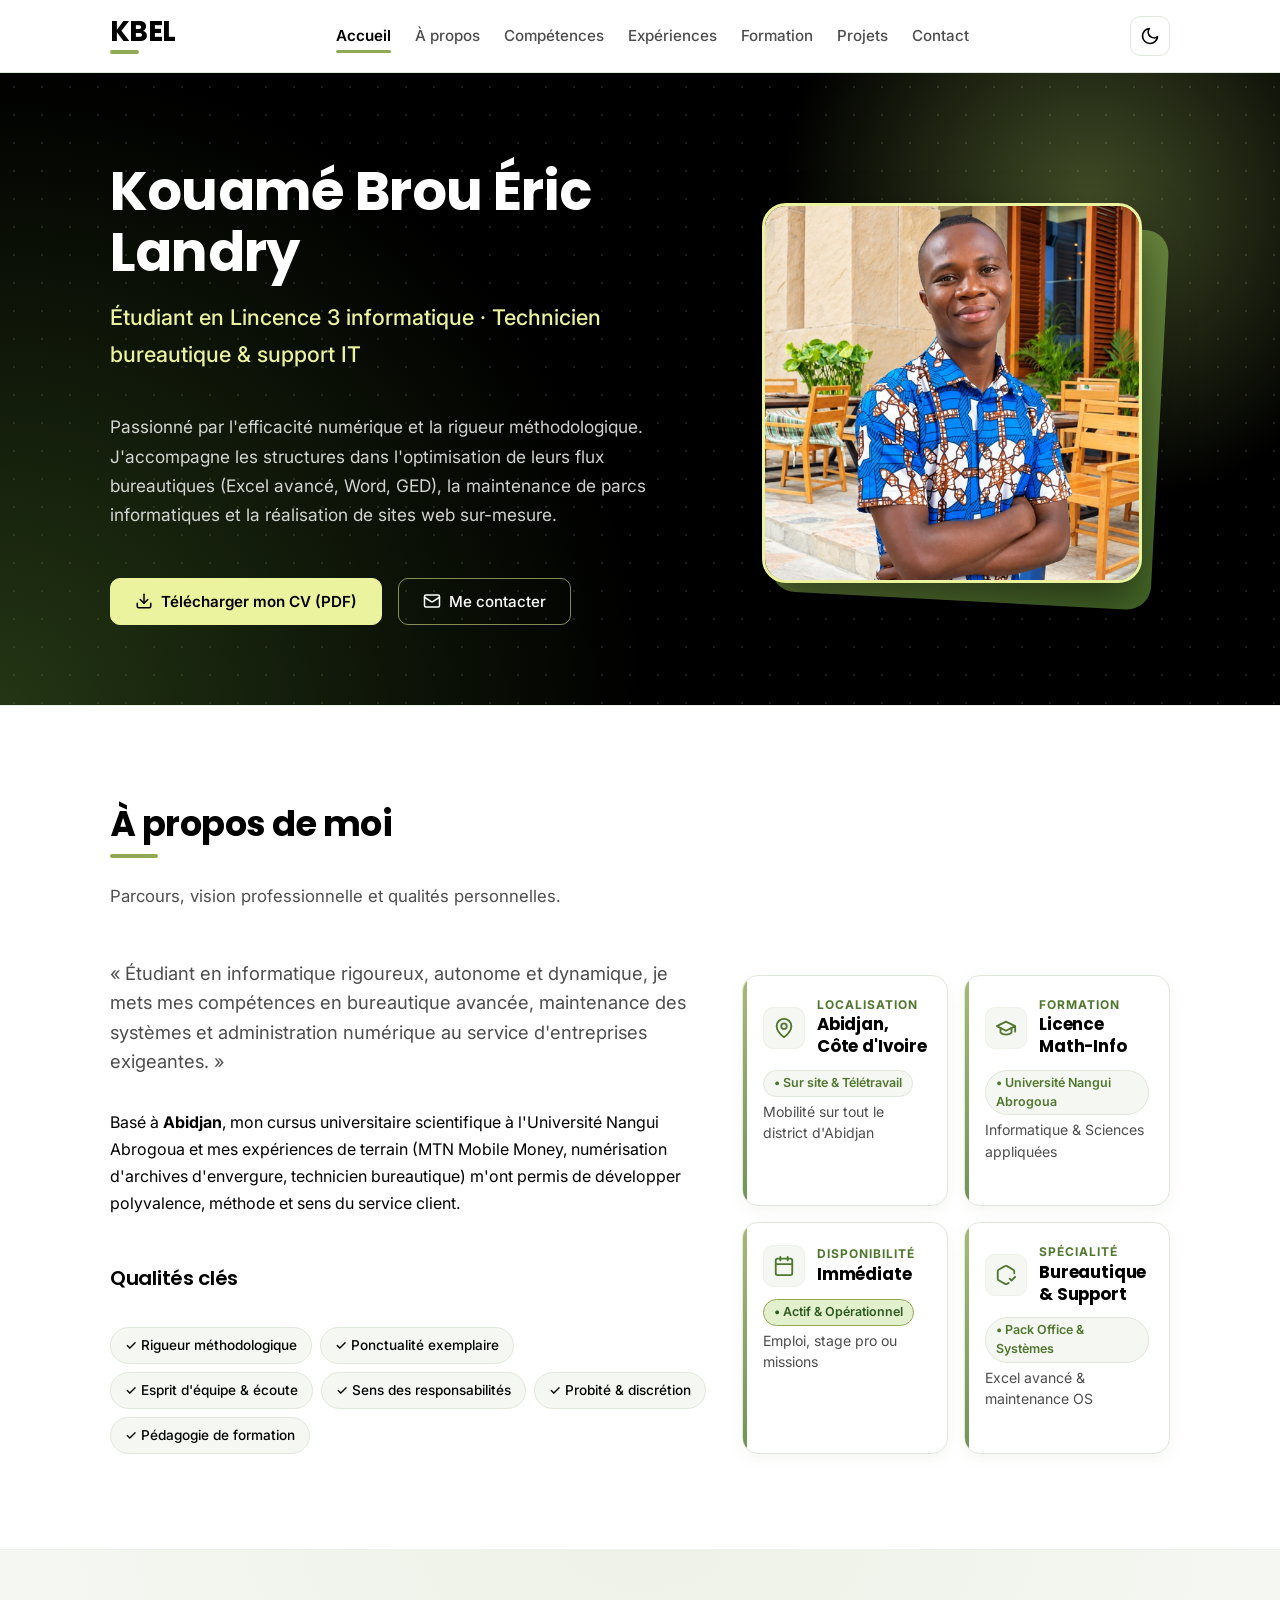
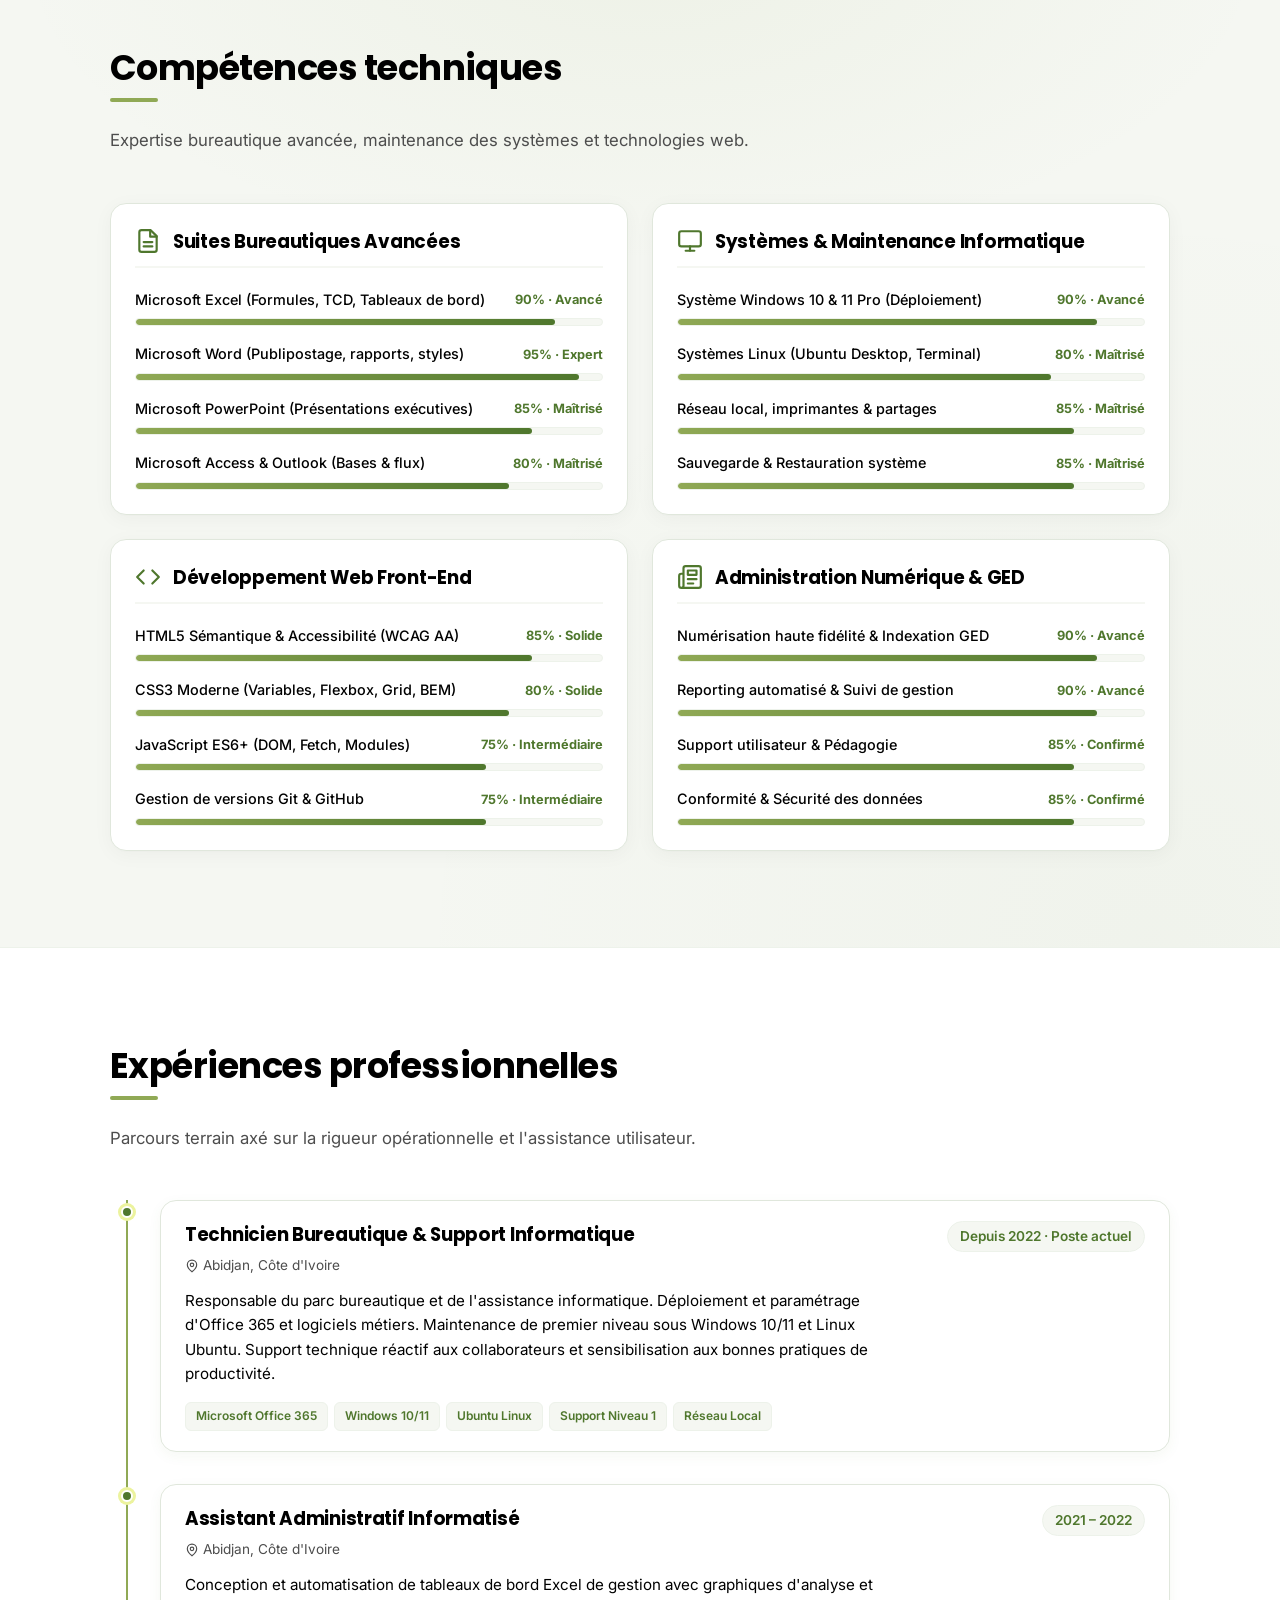
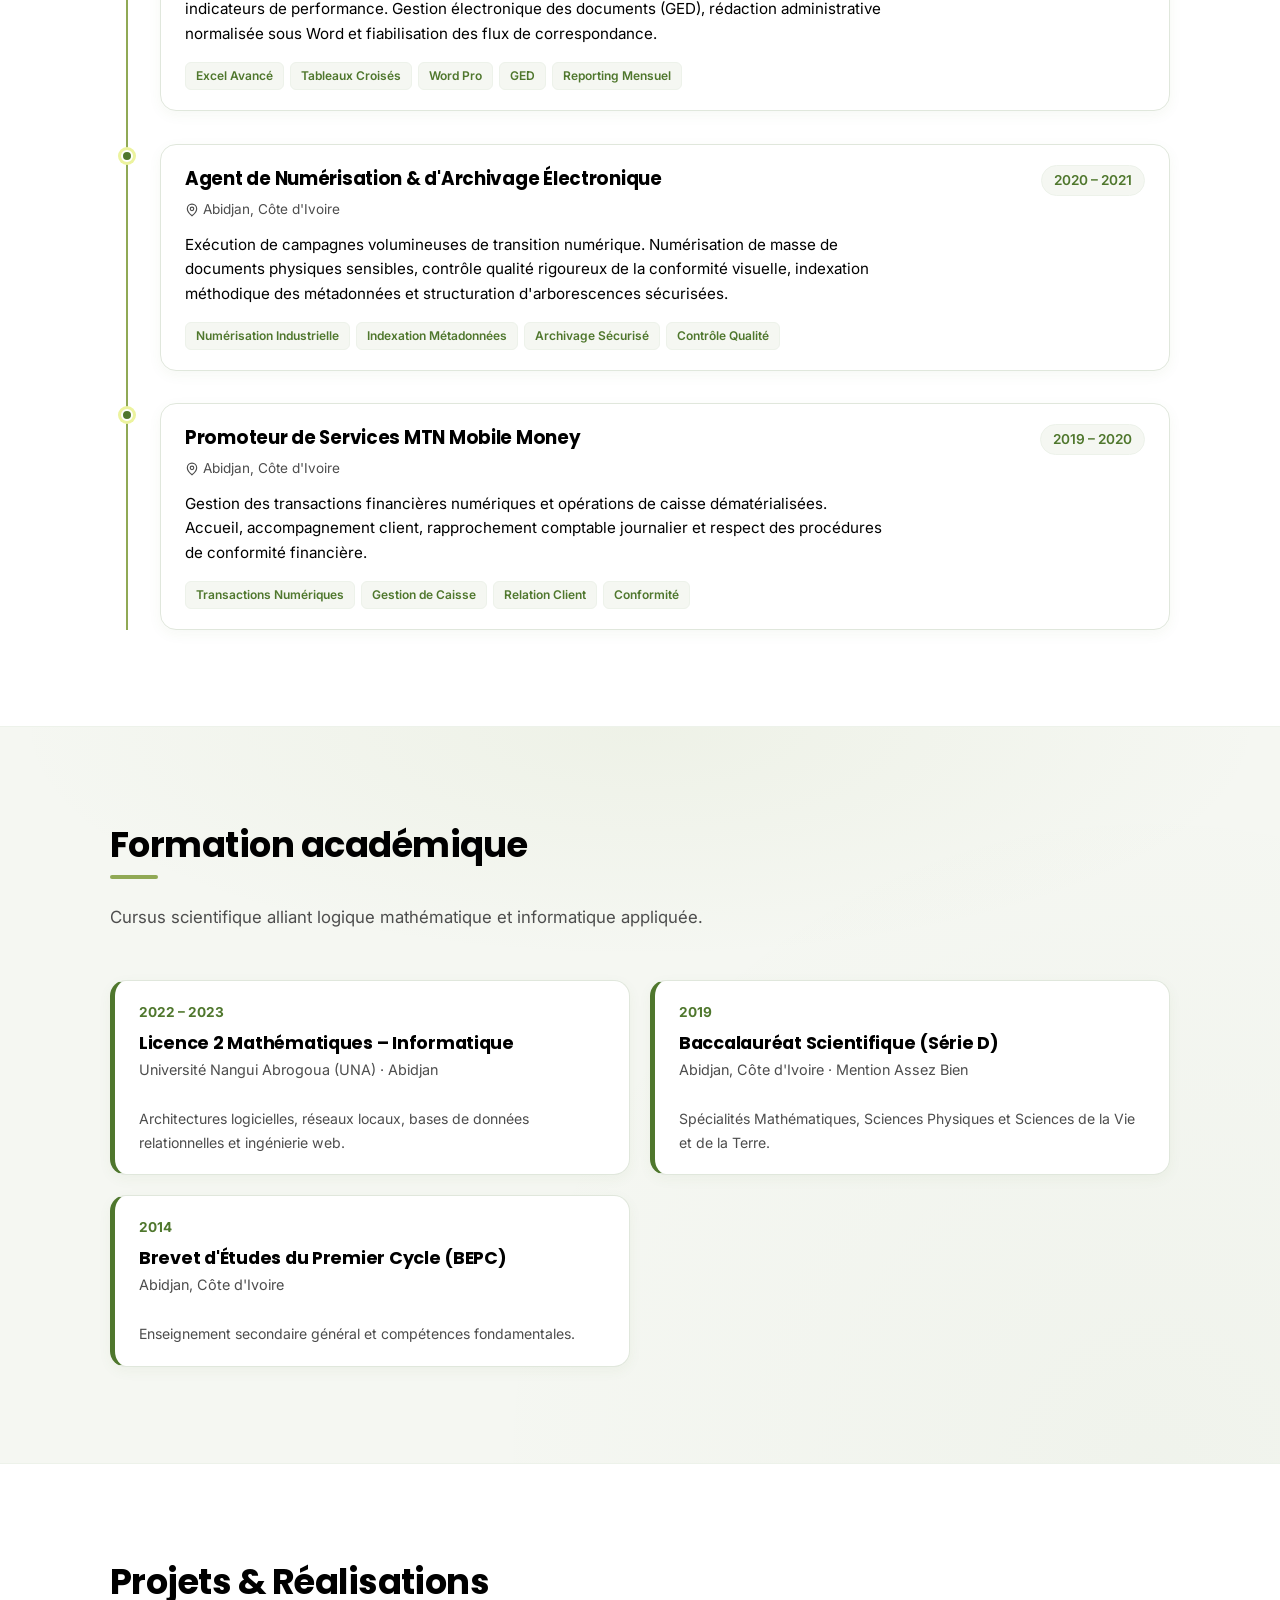
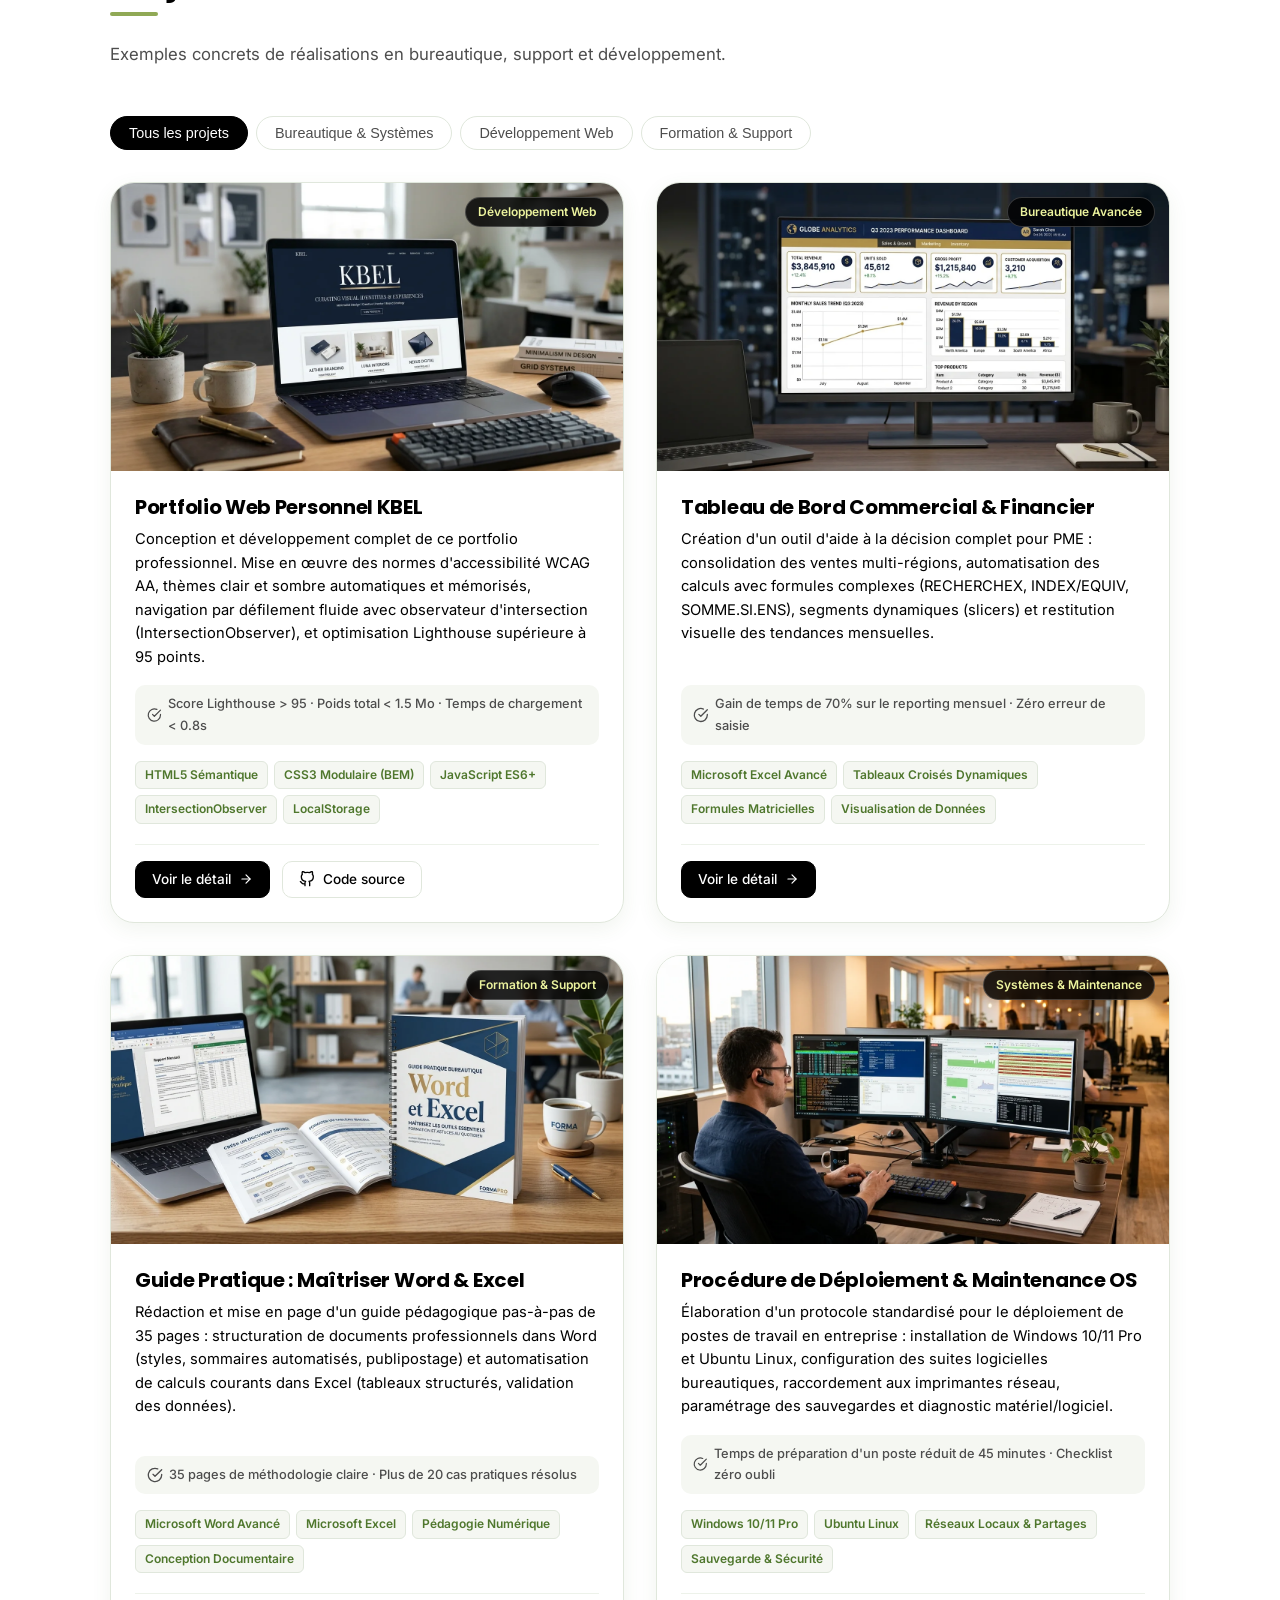
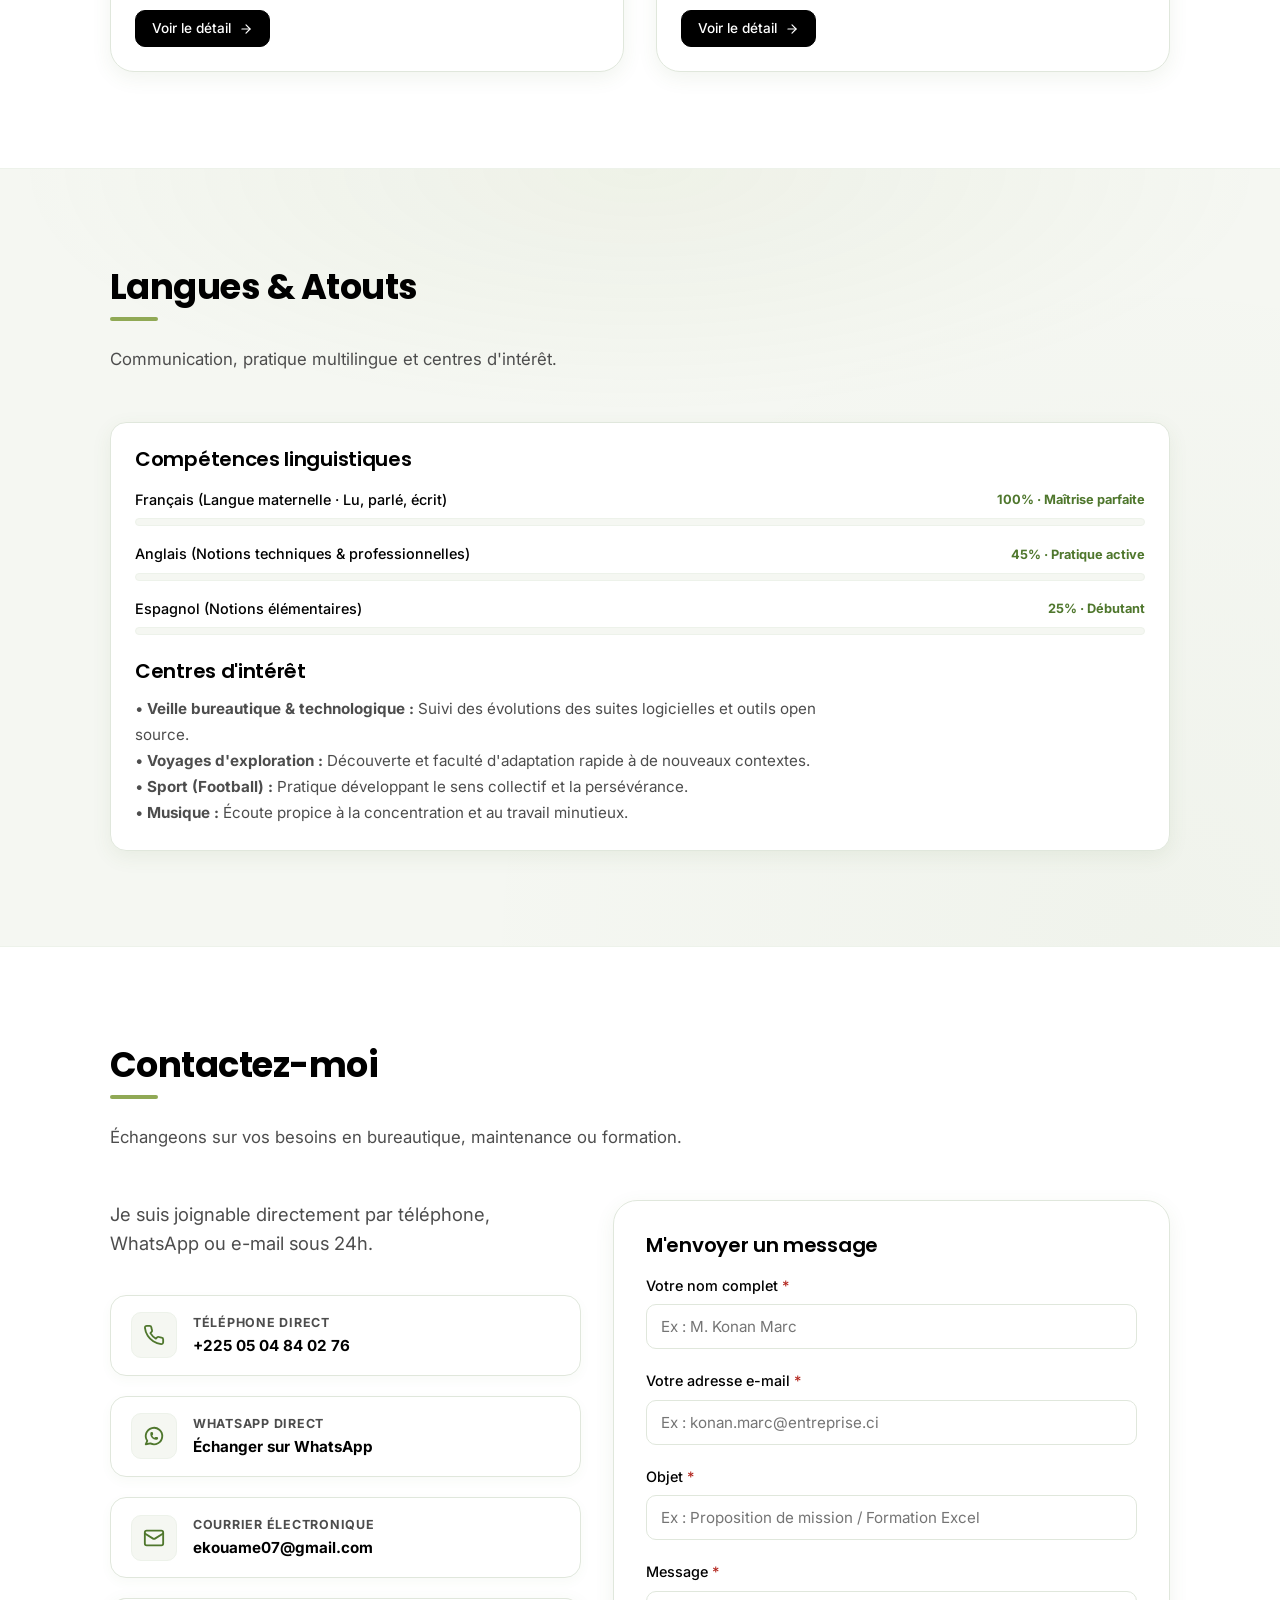
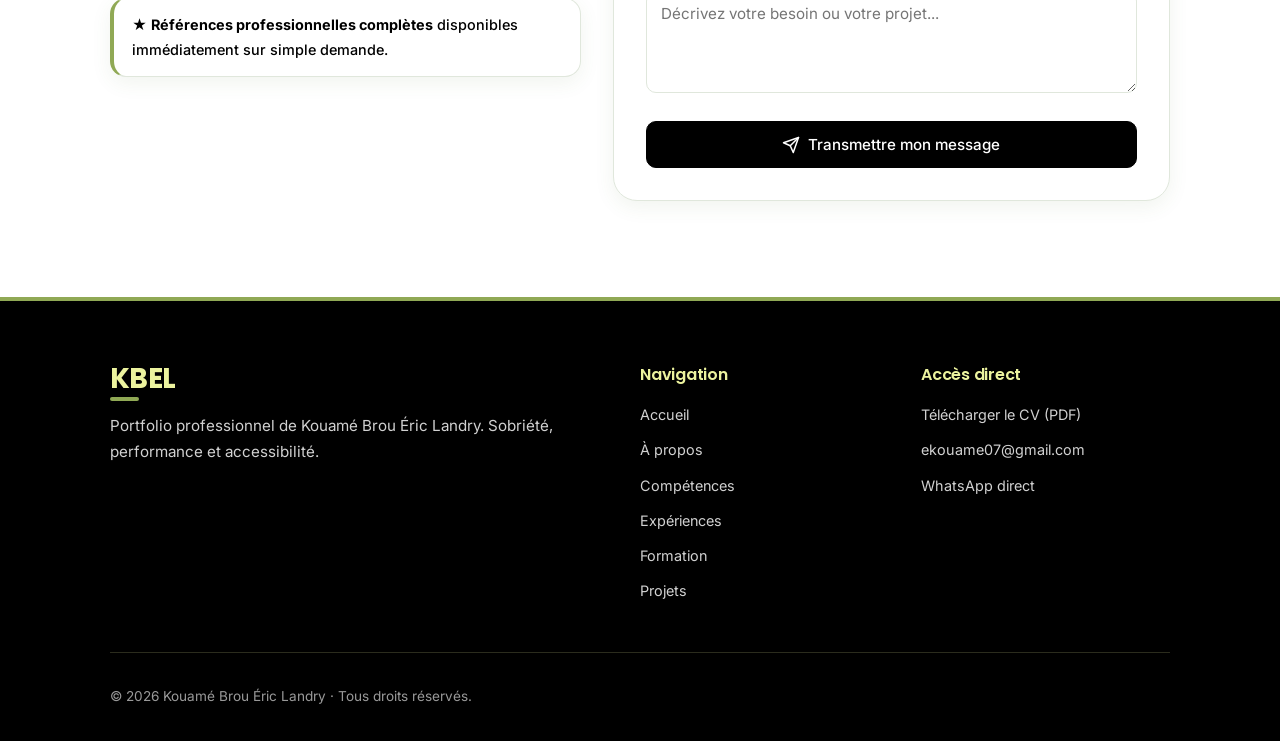
<file: index.html>
<!DOCTYPE html>
<html lang="fr">
<head>
  <meta charset="utf-8">
  <meta name="viewport" content="width=device-width, initial-scale=1, viewport-fit=cover">
  <title>Kouamé Brou Éric Landry – Portfolio | Technicien Bureautique & Développeur</title>
  
  <!-- SEO & Référencement -->
  <meta name="description" content="Portfolio professionnel de Kouamé Brou Éric Landry (KBEL) – Étudiant en informatique et Technicien bureautique à Abidjan. Pack Office avancé, maintenance systèmes Windows/Linux et développement web.">
  <meta name="author" content="Kouamé Brou Éric Landry">
  <meta name="robots" content="index, follow">
  <link rel="canonical" href="https://kouame-eric.ci/">

  <!-- Open Graph & Réseaux sociaux -->
  <meta property="og:type" content="profile">
  <meta property="og:title" content="Kouamé Brou Éric Landry – Portfolio Professionnel KBEL">
  <meta property="og:description" content="Étudiant en informatique & Technicien bureautique. Découvrez mon parcours, compétences et réalisations.">
  <meta property="og:image" content="https://kouame-eric.ci/assets/img/projects/portfolio-kbel.webp">
  <meta property="og:url" content="https://kouame-eric.ci/">
  <meta name="twitter:card" content="summary_large_image">

  <!-- Favicon & Polices Google Fonts (Poppins & Inter) -->
  <link rel="icon" type="image/svg+xml" href="assets/icons/favicon.svg">
  <link rel="preconnect" href="https://fonts.googleapis.com">
  <link rel="preconnect" href="https://fonts.gstatic.com" crossorigin>
  <link href="https://fonts.googleapis.com/css2?family=Inter:wght@400;500;600&family=Poppins:wght@600;700&display=swap" rel="stylesheet">

  <!-- Feuilles de style CSS modulaires -->
  <link rel="stylesheet" href="assets/css/variables.css">
  <link rel="stylesheet" href="assets/css/base.css">
  <link rel="stylesheet" href="assets/css/layout.css">
  <link rel="stylesheet" href="assets/css/components.css">
  <link rel="stylesheet" href="assets/css/responsive.css">

  <!-- Données structurées JSON-LD Person -->
  <script type="application/ld+json">
  {
    "@context": "https://schema.org",
    "@type": "Person",
    "name": "Kouamé Brou Éric Landry",
    "alternateName": "KBEL",
    "jobTitle": "Technicien Bureautique & Développeur Web",
    "address": { "@type": "PostalAddress", "addressLocality": "Abidjan", "addressCountry": "CI" },
    "alumniOf": { "@type": "EducationalOrganization", "name": "Université Nangui Abrogoua" },
    "email": "mailto:ekouame07@gmail.com",
    "url": "https://kouame-eric.ci/"
  }
  </script>
</head>
<body>

  <!-- Raccourci d'accessibilité WCAG -->
  <a href="#main-content" class="skip-link">Passer directement au contenu principal</a>

  <!-- ==================== EN-TÊTE FIXE ==================== -->
  <header class="header">
    <div class="container header__inner">
      <a href="#accueil" class="brand" aria-label="Accueil KBEL">
        <span class="brand__sig">KBEL</span>
        <span class="brand__bar" aria-hidden="true"></span>
      </a>

      <nav id="main-nav" class="nav" aria-label="Navigation principale">
        <ul class="nav__list">
          <li><a href="#accueil" class="nav__link is-active">Accueil</a></li>
          <li><a href="#apropos" class="nav__link">À propos</a></li>
          <li><a href="#competences" class="nav__link">Compétences</a></li>
          <li><a href="#experiences" class="nav__link">Expériences</a></li>
          <li><a href="#formation" class="nav__link">Formation</a></li>
          <li><a href="#projets" class="nav__link">Projets</a></li>
          <li><a href="#contact" class="nav__link">Contact</a></li>
        </ul>
      </nav>

      <div class="header__actions">
        <button id="theme-toggle" class="theme-toggle" type="button" aria-label="Basculer vers le mode sombre" title="Basculer de thème">
          <svg xmlns="http://www.w3.org/2000/svg" width="20" height="20" viewBox="0 0 24 24" fill="none" stroke="currentColor" stroke-width="2" stroke-linecap="round" stroke-linejoin="round" aria-hidden="true"><path d="M21 12.79A9 9 0 1 1 11.21 3 7 7 0 0 0 21 12.79z"/></svg>
        </button>
        <button id="burger-btn" class="burger-btn" type="button" aria-expanded="false" aria-controls="main-nav" aria-label="Menu mobile">
          <span class="burger-line"></span><span class="burger-line"></span><span class="burger-line"></span>
        </button>
      </div>
    </div>
  </header>

  <!-- ==================== CONTENU PRINCIPAL ==================== -->
  <main id="main-content">

    <!-- 1. HÉRO / ACCUEIL -->
    <header id="accueil" class="hero">
      <div class="container hero__inner">
        <div class="hero__content">
          <h1 class="hero__title">Kouamé Brou Éric Landry</h1>
          <p class="hero__profession">Étudiant en Lincence 3 informatique &middot; Technicien bureautique & support IT</p>
          <p class="hero__lead">
            Passionné par l'efficacité numérique et la rigueur méthodologique. J'accompagne les structures dans l'optimisation de leurs flux bureautiques (Excel avancé, Word, GED), la maintenance de parcs informatiques et la réalisation de sites web sur-mesure.
          </p>
          <div class="hero__cta-group">
            <a href="assets/docs/CV_Kouame_Brou_Eric_Landry.pdf" class="btn btn--hero-primary" download="CV_Kouame_Brou_Eric_Landry.pdf">
              <svg xmlns="http://www.w3.org/2000/svg" width="18" height="18" viewBox="0 0 24 24" fill="none" stroke="currentColor" stroke-width="2" stroke-linecap="round" stroke-linejoin="round" aria-hidden="true"><path d="M21 15v4a2 2 0 0 1-2 2H5a2 2 0 0 1-2-2v-4"/><polyline points="7 10 12 15 17 10"/><line x1="12" y1="15" x2="12" y2="3"/></svg>
              Télécharger mon CV (PDF)
            </a>
            <a href="#contact" class="btn btn--hero-secondary">
              <svg xmlns="http://www.w3.org/2000/svg" width="18" height="18" viewBox="0 0 24 24" fill="none" stroke="currentColor" stroke-width="2" stroke-linecap="round" stroke-linejoin="round" aria-hidden="true"><rect x="2" y="4" width="20" height="16" rx="2"/><path d="m22 7-8.97 5.7a1.94 1.94 0 0 1-2.06 0L2 7"/></svg>
              Me contacter
            </a>
          </div>
        </div>

        <div class="hero__image-wrapper">
          <div class="hero__photo-card">
            <img src="assets/img/PHOTOS-ECRIC.jpeg" alt="Portrait de Kouamé Brou Éric Landry" class="hero__photo" width="380" height="380" fetchpriority="high">
          </div>
        </div>
      </div>
    </header>

    <!-- 2. À PROPOS -->
    <section id="apropos" class="section">
      <div class="container">
        <div class="section__header">
          <h2 class="section__title">À propos de moi</h2>
          <p class="section__subtitle">Parcours, vision professionnelle et qualités personnelles.</p>
        </div>

        <div class="about__grid">
          <div class="about__text-block reveal">
            <p class="lead">
              « Étudiant en informatique rigoureux, autonome et dynamique, je mets mes compétences en bureautique avancée, maintenance des systèmes et administration numérique au service d'entreprises exigeantes. »
            </p>
            <p>
              Basé à <strong>Abidjan</strong>, mon cursus universitaire scientifique à l'Université Nangui Abrogoua et mes expériences de terrain (MTN Mobile Money, numérisation d'archives d'envergure, technicien bureautique) m'ont permis de développer polyvalence, méthode et sens du service client.
            </p>
            <h3 style="margin-top:var(--space-4);">Qualités clés</h3>
            <div class="qualities-list">
              <span class="quality-pill">&check; Rigueur méthodologique</span>
              <span class="quality-pill">&check; Ponctualité exemplaire</span>
              <span class="quality-pill">&check; Esprit d'équipe & écoute</span>
              <span class="quality-pill">&check; Sens des responsabilités</span>
              <span class="quality-pill">&check; Probité & discrétion</span>
              <span class="quality-pill">&check; Pédagogie de formation</span>
            </div>
          </div>

          <div class="about__highlights reveal">
            <!-- Carte Localisation -->
            <div class="highlight-box">
              <div class="highlight-box__header">
                <div class="highlight-box__icon-wrapper">
                  <svg xmlns="http://www.w3.org/2000/svg" class="highlight-box__icon" viewBox="0 0 24 24" fill="none" stroke="currentColor" stroke-width="2" stroke-linecap="round" stroke-linejoin="round" aria-hidden="true"><path d="M20 10c0 6-8 12-8 12s-8-6-8-12a8 8 0 0 1 16 0Z"/><circle cx="12" cy="10" r="3"/></svg>
                </div>
                <div class="highlight-box__title-group">
                  <span class="highlight-box__label">Localisation</span>
                  <h4 class="highlight-box__title">Abidjan, Côte d'Ivoire</h4>
                </div>
              </div>
              <p class="highlight-box__desc">
                <span class="highlight-box__badge">&bull; Sur site &amp; Télétravail</span>
                Mobilité sur tout le district d'Abidjan
              </p>
            </div>

            <!-- Carte Formation -->
            <div class="highlight-box">
              <div class="highlight-box__header">
                <div class="highlight-box__icon-wrapper">
                  <svg xmlns="http://www.w3.org/2000/svg" class="highlight-box__icon" viewBox="0 0 24 24" fill="none" stroke="currentColor" stroke-width="2" stroke-linecap="round" stroke-linejoin="round" aria-hidden="true"><path d="M22 10v6M2 10l10-5 10 5-10 5z"/><path d="M6 12v5c3 3 9 3 12 0v-5"/></svg>
                </div>
                <div class="highlight-box__title-group">
                  <span class="highlight-box__label">Formation</span>
                  <h4 class="highlight-box__title">Licence Math-Info</h4>
                </div>
              </div>
              <p class="highlight-box__desc">
                <span class="highlight-box__badge">&bull; Université Nangui Abrogoua</span>
                Informatique &amp; Sciences appliquées
              </p>
            </div>

            <!-- Carte Disponibilité -->
            <div class="highlight-box">
              <div class="highlight-box__header">
                <div class="highlight-box__icon-wrapper">
                  <svg xmlns="http://www.w3.org/2000/svg" class="highlight-box__icon" viewBox="0 0 24 24" fill="none" stroke="currentColor" stroke-width="2" stroke-linecap="round" stroke-linejoin="round" aria-hidden="true"><rect width="18" height="18" x="3" y="4" rx="2" ry="2"/><line x1="16" x2="16" y1="2" y2="6"/><line x1="8" x2="8" y1="2" y2="6"/><line x1="3" x2="21" y1="10" y2="10"/></svg>
                </div>
                <div class="highlight-box__title-group">
                  <span class="highlight-box__label">Disponibilité</span>
                  <h4 class="highlight-box__title">Immédiate</h4>
                </div>
              </div>
              <p class="highlight-box__desc">
                <span class="highlight-box__badge highlight-box__badge--active">&bull; Actif &amp; Opérationnel</span>
                Emploi, stage pro ou missions
              </p>
            </div>

            <!-- Carte Spécialité -->
            <div class="highlight-box">
              <div class="highlight-box__header">
                <div class="highlight-box__icon-wrapper">
                  <svg xmlns="http://www.w3.org/2000/svg" class="highlight-box__icon" viewBox="0 0 24 24" fill="none" stroke="currentColor" stroke-width="2" stroke-linecap="round" stroke-linejoin="round" aria-hidden="true"><path d="m16 16 2 2 4-4"/><path d="M21 10V8a2 2 0 0 0-1-1.73l-7-4a2 2 0 0 0-2 0l-7 4A2 2 0 0 0 3 8v8a2 2 0 0 0 1 1.73l7 4a2 2 0 0 0 2 0l2-1.14"/></svg>
                </div>
                <div class="highlight-box__title-group">
                  <span class="highlight-box__label">Spécialité</span>
                  <h4 class="highlight-box__title">Bureautique &amp; Support</h4>
                </div>
              </div>
              <p class="highlight-box__desc">
                <span class="highlight-box__badge">&bull; Pack Office &amp; Systèmes</span>
                Excel avancé &amp; maintenance OS
              </p>
            </div>
          </div>
        </div>
      </div>
    </section>

    <!-- 3. COMPÉTENCES (Module dynamique assets/js/skills.js) -->
    <section id="competences" class="section section--alt">
      <div class="container">
        <div class="section__header">
          <h2 class="section__title">Compétences techniques</h2>
          <p class="section__subtitle">Expertise bureautique avancée, maintenance des systèmes et technologies web.</p>
        </div>
        <div id="skills-container" class="skills__categories">
          <!-- Injecté dynamiquement depuis assets/data/skills.json -->
        </div>
      </div>
    </section>

    <!-- 4. EXPÉRIENCES (Module dynamique assets/js/experiences.js) -->
    <section id="experiences" class="section">
      <div class="container">
        <div class="section__header">
          <h2 class="section__title">Expériences professionnelles</h2>
          <p class="section__subtitle">Parcours terrain axé sur la rigueur opérationnelle et l'assistance utilisateur.</p>
        </div>
        <div id="timeline-container" class="timeline">
          <!-- Injecté dynamiquement depuis assets/data/experiences.json -->
        </div>
      </div>
    </section>

    <!-- 5. FORMATION (Module dynamique assets/js/education.js) -->
    <section id="formation" class="section section--alt">
      <div class="container">
        <div class="section__header">
          <h2 class="section__title">Formation académique</h2>
          <p class="section__subtitle">Cursus scientifique alliant logique mathématique et informatique appliquée.</p>
        </div>
        <div id="education-container" class="education__grid">
          <!-- Injecté dynamiquement depuis assets/data/education.json -->
        </div>
      </div>
    </section>

    <!-- 6. PROJETS & RÉALISATIONS (Module dynamique assets/js/projects.js) -->
    <section id="projets" class="section">
      <div class="container">
        <div class="section__header">
          <h2 class="section__title">Projets &amp; Réalisations</h2>
          <p class="section__subtitle">Exemples concrets de réalisations en bureautique, support et développement.</p>
        </div>

        <div class="projects__filters" role="group" aria-label="Filtrer les projets">
          <button class="filter-btn is-active" type="button" data-filter="tous">Tous les projets</button>
          <button class="filter-btn" type="button" data-filter="bureautique">Bureautique &amp; Systèmes</button>
          <button class="filter-btn" type="button" data-filter="web">Développement Web</button>
          <button class="filter-btn" type="button" data-filter="administratif">Formation &amp; Support</button>
        </div>

        <div id="projects-grid" class="projects__grid" aria-live="polite">
          <!-- Injecté dynamiquement depuis assets/data/projects.json -->
        </div>
      </div>
    </section>

    <!-- 7. LANGUES & CENTRES D'INTÉRÊT -->
    <section id="langues" class="section section--alt">
      <div class="container">
        <div class="section__header">
          <h2 class="section__title">Langues &amp; Atouts</h2>
          <p class="section__subtitle">Communication, pratique multilingue et centres d'intérêt.</p>
        </div>

        <div class="grid-12">
          <div class="card reveal" style="grid-column: span 12;">
            <h3 style="margin-bottom: var(--space-4);">Compétences linguistiques</h3>
            <div class="skill-item">
              <div class="skill-item__meta"><span class="skill-item__name">Français (Langue maternelle · Lu, parlé, écrit)</span><span class="skill-item__level">100% · Maîtrise parfaite</span></div>
              <div class="progress-track"><div class="progress-fill" data-level="100%"></div></div>
            </div>
            <div class="skill-item" style="margin-top: var(--space-4);">
              <div class="skill-item__meta"><span class="skill-item__name">Anglais (Notions techniques &amp; professionnelles)</span><span class="skill-item__level">45% · Pratique active</span></div>
              <div class="progress-track"><div class="progress-fill" data-level="45%"></div></div>
            </div>
            <div class="skill-item" style="margin-top: var(--space-4);">
              <div class="skill-item__meta"><span class="skill-item__name">Espagnol (Notions élémentaires)</span><span class="skill-item__level">25% · Débutant</span></div>
              <div class="progress-track"><div class="progress-fill" data-level="25%"></div></div>
            </div>

            <h3 style="margin-top: var(--space-6); margin-bottom: var(--space-3);">Centres d'intérêt</h3>
            <p style="color: var(--color-muted); font-size: 0.95rem;">
              &bull; <strong>Veille bureautique & technologique :</strong> Suivi des évolutions des suites logicielles et outils open source.<br>
              &bull; <strong>Voyages d'exploration :</strong> Découverte et faculté d'adaptation rapide à de nouveaux contextes.<br>
              &bull; <strong>Sport (Football) :</strong> Pratique développant le sens collectif et la persévérance.<br>
              &bull; <strong>Musique :</strong> Écoute propice à la concentration et au travail minutieux.
            </p>
          </div>
        </div>
      </div>
    </section>

    <!-- 8. CONTACT -->
    <section id="contact" class="section">
      <div class="container">
        <div class="section__header">
          <h2 class="section__title">Contactez-moi</h2>
          <p class="section__subtitle">Échangeons sur vos besoins en bureautique, maintenance ou formation.</p>
        </div>

        <div class="contact__grid">
          <div class="contact-info reveal">
            <p class="lead">Je suis joignable directement par téléphone, WhatsApp ou e-mail sous 24h.</p>
            
            <a href="tel:+2250504840276" class="contact-card" aria-label="Appeler Éric Landry">
              <div class="contact-card__icon-box"><svg xmlns="http://www.w3.org/2000/svg" width="22" height="22" viewBox="0 0 24 24" fill="none" stroke="currentColor" stroke-width="2" stroke-linecap="round" stroke-linejoin="round" aria-hidden="true"><path d="M22 16.92v3a2 2 0 0 1-2.18 2 19.79 19.79 0 0 1-8.63-3.07 19.5 19.5 0 0 1-6-6 19.79 19.79 0 0 1-3.07-8.67A2 2 0 0 1 4.11 2h3a2 2 0 0 1 2 1.72 12.84 12.84 0 0 0 .7 2.81 2 2 0 0 1-.45 2.11L8.09 9.91a16 16 0 0 0 6 6l1.27-1.27a2 2 0 0 1 2.11-.45 12.84 12.84 0 0 0 2.81.7A2 2 0 0 1 22 16.92z"/></svg></div>
              <div><div class="contact-card__label">Téléphone direct</div><div class="contact-card__value">+225 05 04 84 02 76</div></div>
            </a>

            <a href="https://wa.me/2250504840276?text=Bonjour%20Kouamé,%20j'ai%20consulté%20votre%20portfolio." target="_blank" rel="noopener noreferrer" class="contact-card" aria-label="Message WhatsApp">
              <div class="contact-card__icon-box"><svg xmlns="http://www.w3.org/2000/svg" width="22" height="22" viewBox="0 0 24 24" fill="none" stroke="currentColor" stroke-width="2" stroke-linecap="round" stroke-linejoin="round" aria-hidden="true"><path d="M3 21l1.65-3.8a9 9 0 1 1 3.4 2.9L3 21"/><path d="M9 10a.5.5 0 0 0 1 0V9a.5.5 0 0 0-1 0v1a5 5 0 0 0 5 5h1a.5.5 0 0 0 0-1h-1a.5.5 0 0 0 0 1"/></svg></div>
              <div><div class="contact-card__label">WhatsApp direct</div><div class="contact-card__value">Échanger sur WhatsApp</div></div>
            </a>

            <a href="mailto:ekouame07@gmail.com" class="contact-card" aria-label="E-mail direct">
              <div class="contact-card__icon-box"><svg xmlns="http://www.w3.org/2000/svg" width="22" height="22" viewBox="0 0 24 24" fill="none" stroke="currentColor" stroke-width="2" stroke-linecap="round" stroke-linejoin="round" aria-hidden="true"><rect width="20" height="16" x="2" y="4" rx="2"/><path d="m22 7-8.97 5.7a1.94 1.94 0 0 1-2.06 0L2 7"/></svg></div>
              <div><div class="contact-card__label">Courrier électronique</div><div class="contact-card__value">ekouame07@gmail.com</div></div>
            </a>

            <div class="card" style="border-left: 4px solid var(--color-accent); padding: 14px 18px;">
              <p style="font-size: 0.9rem; margin: 0; font-weight: 500;">
                &starf; <strong>Références professionnelles complètes</strong> disponibles immédiatement sur simple demande.
              </p>
            </div>
          </div>

          <!-- Formulaire de contact fonctionnel -->
          <div class="reveal">
            <form id="contact-form" class="contact-form" action="https://formspree.io/f/xbjnqkyv" method="POST" novalidate>
              <h3 style="margin-bottom: var(--space-4); color: var(--color-primary);">M'envoyer un message</h3>

              <div class="form-honeypot" aria-hidden="true">
                <input type="text" id="contact-honeypot" name="_honeypot" tabindex="-1" autocomplete="off">
              </div>

              <div class="form-group">
                <label for="contact-name" class="form-label">Votre nom complet <span style="color:var(--color-error)">*</span></label>
                <input type="text" id="contact-name" name="name" class="form-input" placeholder="Ex : M. Konan Marc" required autocomplete="name">
                <span id="contact-name-error" class="form-error" aria-live="polite"></span>
              </div>

              <div class="form-group">
                <label for="contact-email" class="form-label">Votre adresse e-mail <span style="color:var(--color-error)">*</span></label>
                <input type="email" id="contact-email" name="email" class="form-input" placeholder="Ex : konan.marc@entreprise.ci" required autocomplete="email">
                <span id="contact-email-error" class="form-error" aria-live="polite"></span>
              </div>

              <div class="form-group">
                <label for="contact-subject" class="form-label">Objet <span style="color:var(--color-error)">*</span></label>
                <input type="text" id="contact-subject" name="subject" class="form-input" placeholder="Ex : Proposition de mission / Formation Excel" required>
                <span id="contact-subject-error" class="form-error" aria-live="polite"></span>
              </div>

              <div class="form-group">
                <label for="contact-message" class="form-label">Message <span style="color:var(--color-error)">*</span></label>
                <textarea id="contact-message" name="message" class="form-textarea" rows="4" placeholder="Décrivez votre besoin ou votre projet..." required></textarea>
                <span id="contact-message-error" class="form-error" aria-live="polite"></span>
              </div>

              <button id="submit-btn" type="submit" class="btn btn--primary" style="width: 100%;">
                <svg xmlns="http://www.w3.org/2000/svg" width="18" height="18" viewBox="0 0 24 24" fill="none" stroke="currentColor" stroke-width="2" stroke-linecap="round" stroke-linejoin="round" aria-hidden="true"><line x1="22" y1="2" x2="11" y2="13"/><polygon points="22 2 15 22 11 13 2 9 22 2"/></svg>
                Transmettre mon message
              </button>
              <div id="form-feedback" class="form-feedback" role="alert" aria-live="assertive"></div>
            </form>
          </div>
        </div>
      </div>
    </section>

  </main>

  <!-- ==================== PIED DE PAGE ==================== -->
  <footer class="footer">
    <div class="container">
      <div class="footer__inner">
        <div class="footer__brand">
          <a href="#accueil" class="brand" aria-label="Retour au sommet">
            <span class="brand__sig">KBEL</span>
            <span class="brand__bar" aria-hidden="true"></span>
          </a>
          <p class="footer__lead">
            Portfolio professionnel de Kouamé Brou Éric Landry. Sobriété, performance et accessibilité.
          </p>
        </div>
        <div>
          <h4 class="footer__title">Navigation</h4>
          <ul class="footer__list">
            <li><a href="#accueil" class="footer__link">Accueil</a></li>
            <li><a href="#apropos" class="footer__link">À propos</a></li>
            <li><a href="#competences" class="footer__link">Compétences</a></li>
            <li><a href="#experiences" class="footer__link">Expériences</a></li>
            <li><a href="#formation" class="footer__link">Formation</a></li>
            <li><a href="#projets" class="footer__link">Projets</a></li>
          </ul>
        </div>
        <div>
          <h4 class="footer__title">Accès direct</h4>
          <ul class="footer__list">
            <li><a href="assets/docs/CV_Kouame_Brou_Eric_Landry.pdf" class="footer__link" download>Télécharger le CV (PDF)</a></li>
            <li><a href="mailto:ekouame07@gmail.com" class="footer__link">ekouame07@gmail.com</a></li>
            <li><a href="https://wa.me/2250504840276" class="footer__link" target="_blank" rel="noopener noreferrer">WhatsApp direct</a></li>
          </ul>
        </div>
      </div>
      <div class="footer__bottom">
        <div>&copy; 2026 Kouamé Brou Éric Landry &middot; Tous droits réservés.</div>
      
      </div>
    </div>
  </footer>

  <!-- Bouton flottant retour en haut -->
  <button id="back-to-top" class="back-to-top" type="button" aria-label="Retourner en haut de page" title="Retour en haut">
    <svg xmlns="http://www.w3.org/2000/svg" width="22" height="22" viewBox="0 0 24 24" fill="none" stroke="currentColor" stroke-width="2" stroke-linecap="round" stroke-linejoin="round" aria-hidden="true"><polyline points="18 15 12 9 6 15"/></svg>
  </button>

  <script type="module" src="assets/js/main.js"></script>
</body>
</html>
</file>
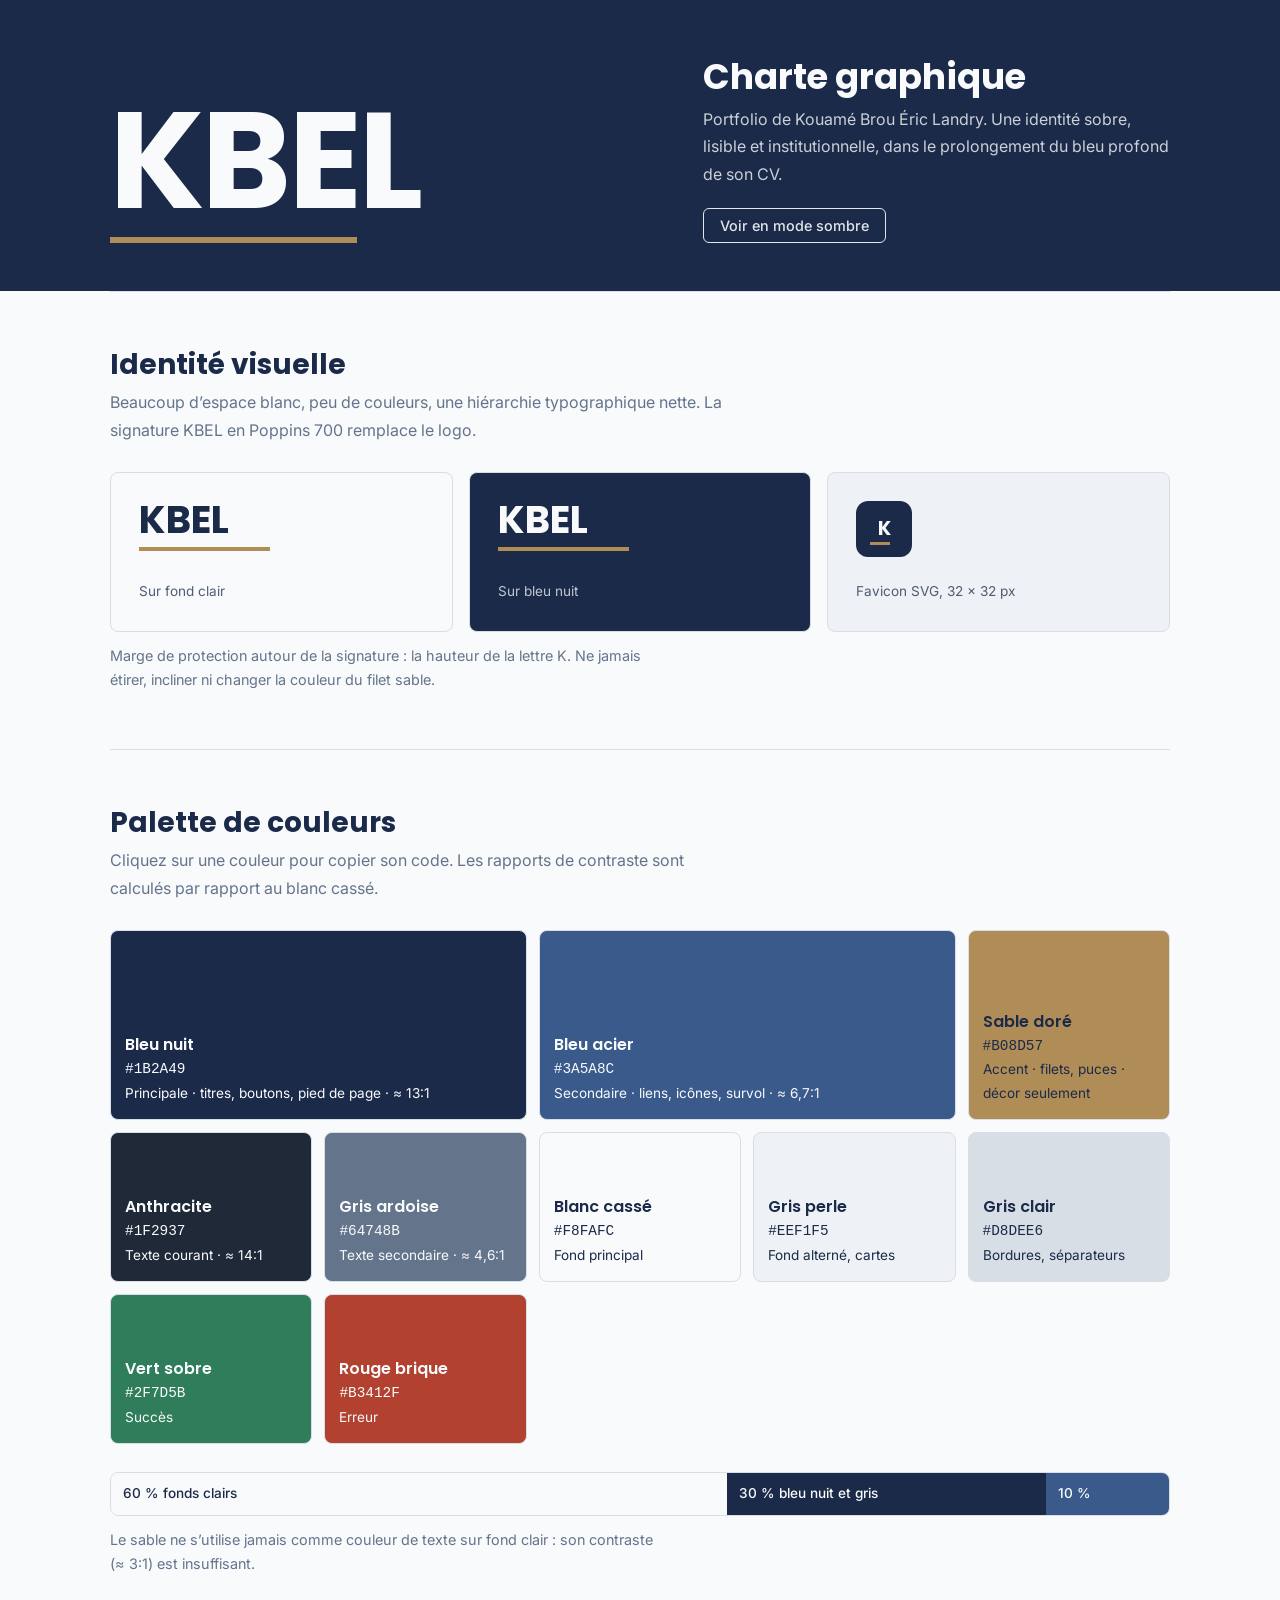
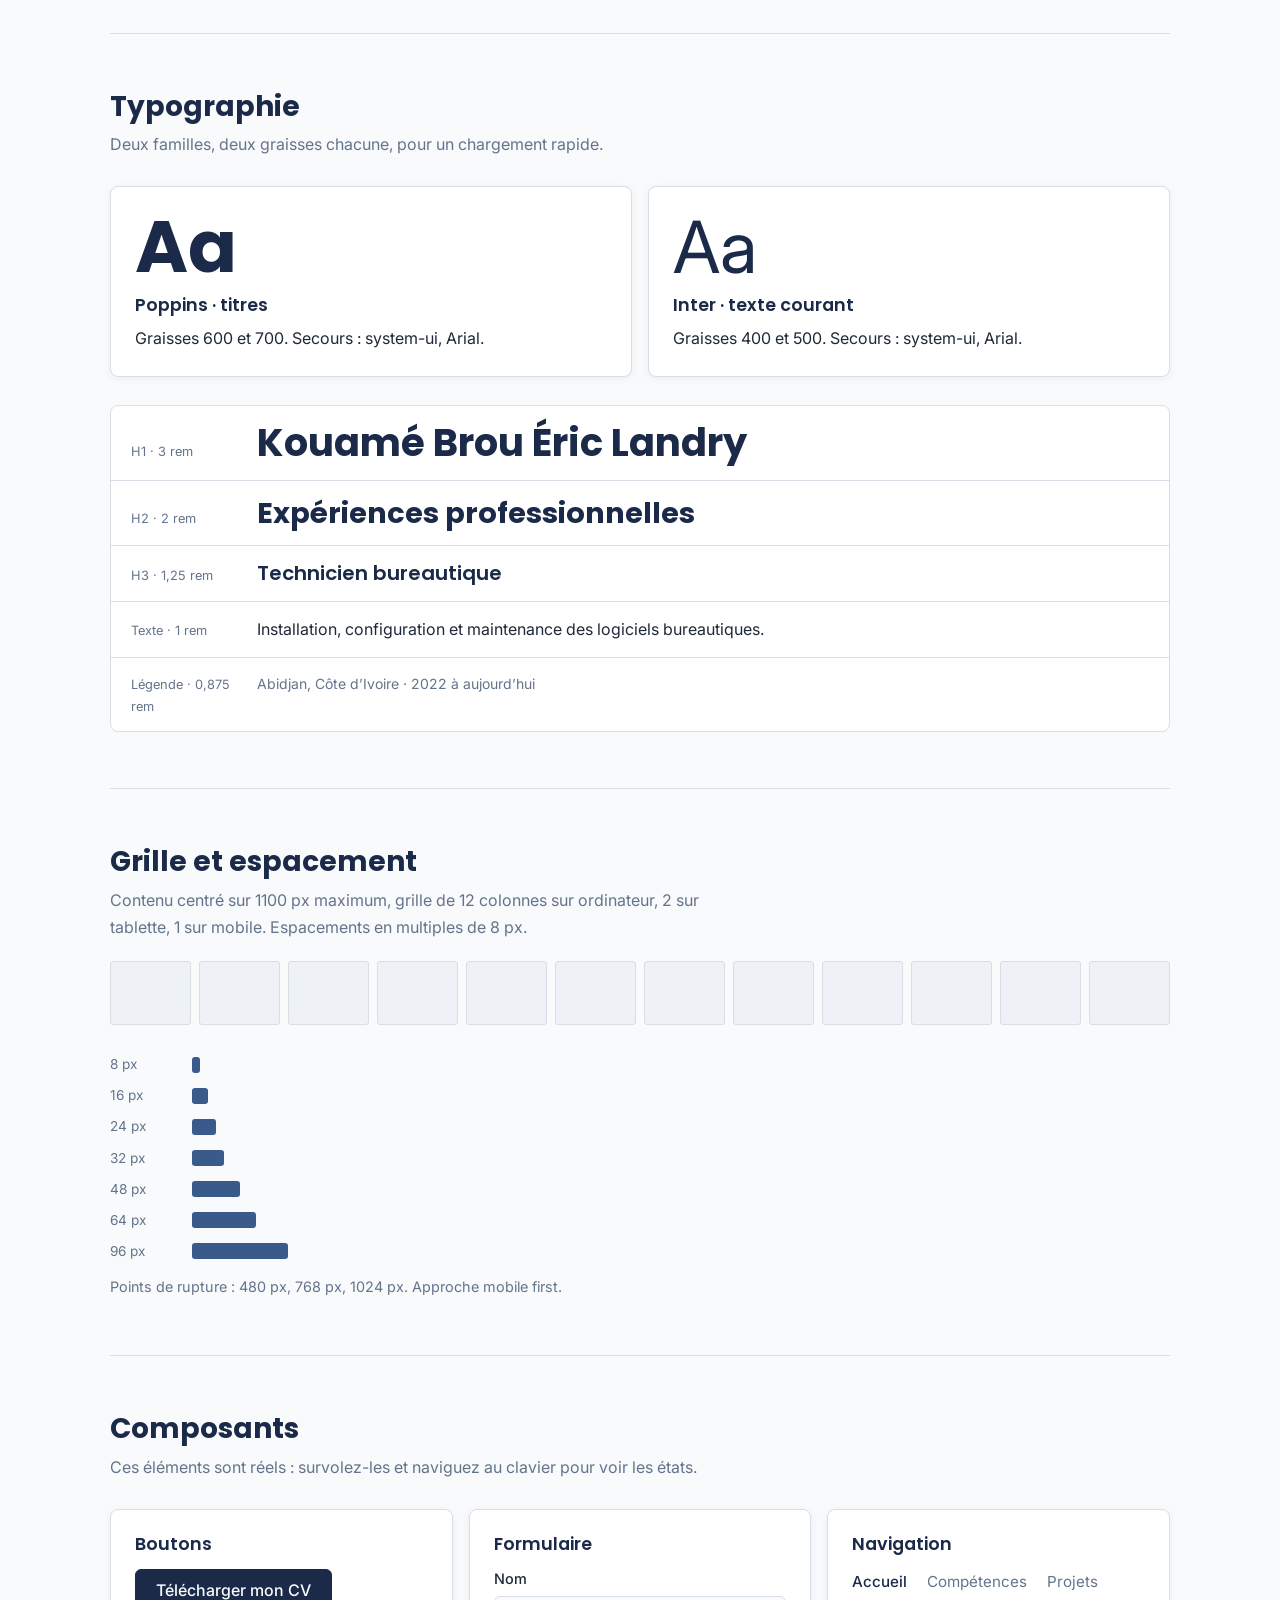
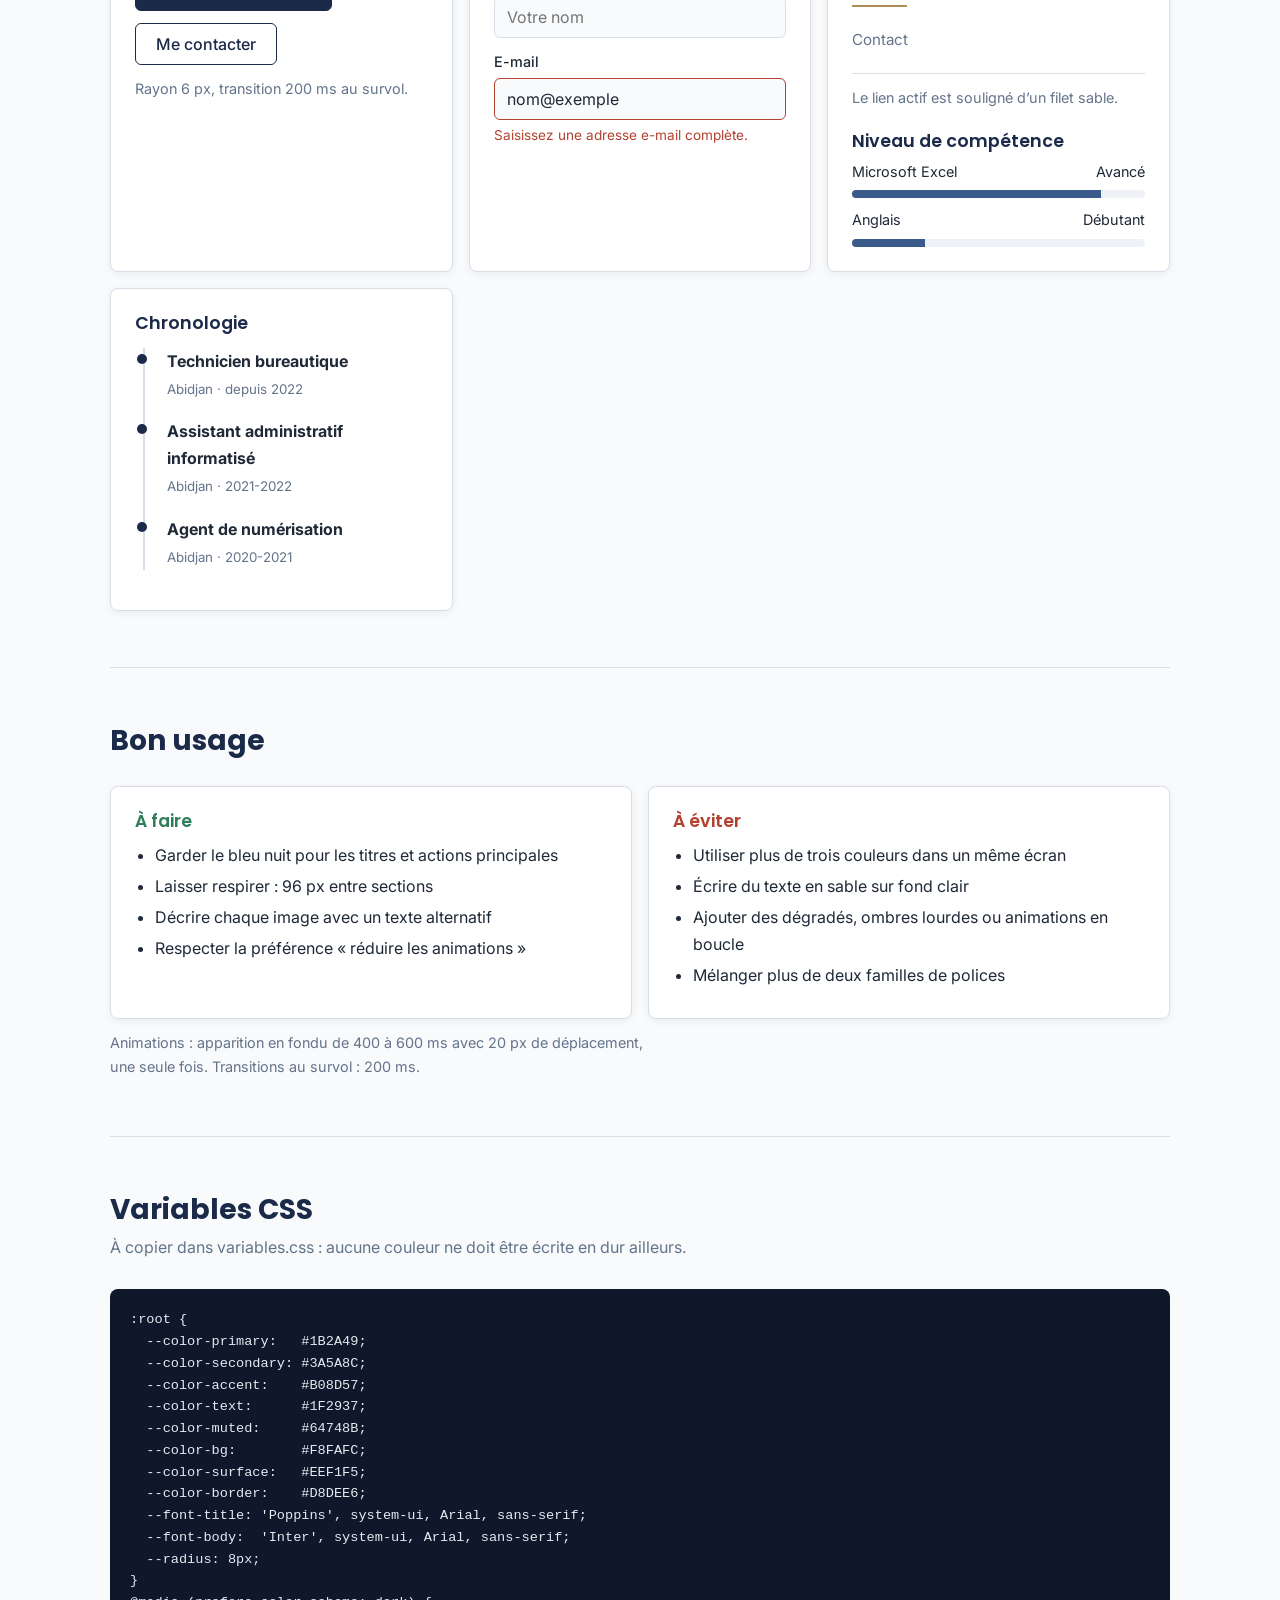
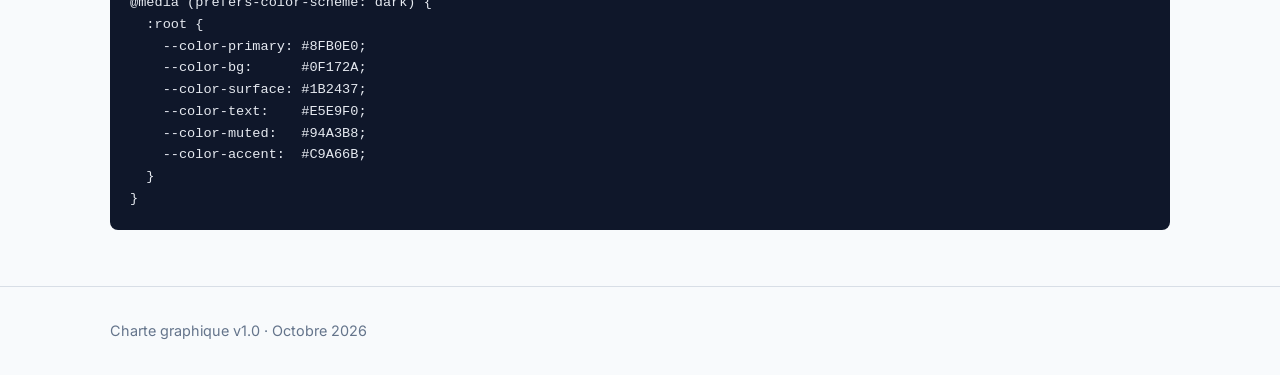
<file: projetportfolio/Charte graphique – Portfolio KBEL.html>
<!DOCTYPE html>
<html lang="fr">
<head>
<meta charset="utf-8">
<meta name="viewport" content="width=device-width, initial-scale=1, viewport-fit=cover">
<title>Charte graphique – Portfolio de Kouamé Brou Éric Landry</title>
<link rel="preconnect" href="https://fonts.googleapis.com">
<link rel="preconnect" href="https://fonts.gstatic.com" crossorigin>
<link href="https://fonts.googleapis.com/css2?family=Inter:wght@400;500&family=Poppins:wght@600;700&display=swap" rel="stylesheet">
<style>
:root{
  --primary:#1B2A49; --secondary:#3A5A8C; --accent:#B08D57;
  --text:#1F2937; --muted:#64748B; --bg:#F8FAFC; --surface:#EEF1F5; --card:#FFFFFF; --border:#D8DEE6;
  --ok:#2F7D5B; --err:#B3412F; --link:#3A5A8C; --on-primary:#F8FAFC;
  --ft:'Poppins',system-ui,Arial,sans-serif; --fb:'Inter',system-ui,Arial,sans-serif;
  color-scheme:light;
  box-sizing:border-box;
  padding-top:env(safe-area-inset-top,0px);
  padding-bottom:env(safe-area-inset-bottom,0px);
}
@media (prefers-color-scheme:dark){
  :root:not([data-theme="light"]){
    --primary:#8FB0E0; --secondary:#8FB0E0; --accent:#C9A66B;
    --text:#E5E9F0; --muted:#94A3B8; --bg:#0F172A; --surface:#172033; --card:#1B2437; --border:#2B364D;
    --ok:#5DBB93; --err:#E58A78; --link:#8FB0E0; --on-primary:#0F172A; color-scheme:dark;
  }
}
:root[data-theme="dark"]{
  --primary:#8FB0E0; --secondary:#8FB0E0; --accent:#C9A66B;
  --text:#E5E9F0; --muted:#94A3B8; --bg:#0F172A; --surface:#172033; --card:#1B2437; --border:#2B364D;
  --ok:#5DBB93; --err:#E58A78; --link:#8FB0E0; --on-primary:#0F172A; color-scheme:dark;
}
html{scroll-padding-top:env(safe-area-inset-top,0px)}
*,*::before,*::after{box-sizing:border-box}
body{margin:0;background:var(--bg);color:var(--text);font:400 1rem/1.7 var(--fb);-webkit-font-smoothing:antialiased}
h1,h2,h3{font-family:var(--ft);line-height:1.2;margin:0;color:var(--primary)}
h2{font-size:1.75rem;font-weight:700}
h3{font-size:1.1rem;font-weight:600}
p{margin:.5rem 0 0;max-width:62ch}
.wrap{max-width:1100px;margin:0 auto;padding:0 20px}
section{padding:56px 0;border-top:1px solid var(--border)}
.lead{color:var(--muted)}
.mono,code,pre{font-family:ui-monospace,SFMono-Regular,Menlo,Consolas,monospace}

/* hero */
.hero{background:var(--primary);color:var(--on-primary);padding:56px 0 48px}
.hero .wrap{display:grid;gap:32px;grid-template-columns:1fr;align-items:end}
.sig{font:700 clamp(4rem,16vw,8.5rem)/.9 var(--ft);letter-spacing:-.02em;color:var(--on-primary)}
.sig i{display:block;width:44%;height:6px;background:var(--accent);margin-top:14px}
.hero h1{color:var(--on-primary);font-size:clamp(1.5rem,4vw,2.2rem);font-weight:700}
.hero p{color:var(--on-primary);opacity:.8}
.tbtn{margin-top:20px;font:500 .9rem var(--fb);color:var(--on-primary);background:transparent;border:1px solid currentColor;border-radius:6px;padding:8px 16px;cursor:pointer;opacity:.9}
.tbtn:hover{opacity:1}
.tbtn:focus-visible,.btn:focus-visible,.sw:focus-visible,input:focus-visible,textarea:focus-visible{outline:3px solid var(--accent);outline-offset:2px}
@media(min-width:800px){.hero .wrap{grid-template-columns:1.2fr 1fr}}

/* identité */
.id-grid{display:grid;gap:16px;margin-top:28px;grid-template-columns:repeat(auto-fit,minmax(240px,1fr))}
.tile{border-radius:8px;padding:28px;min-height:160px;display:flex;flex-direction:column;justify-content:space-between;border:1px solid var(--border)}
.tile small{font-size:.85rem;opacity:.75}
.t-light{background:#F8FAFC;color:#1B2A49}
.t-navy{background:#1B2A49;color:#F8FAFC}
.t-sand{background:#EEF1F5;color:#1B2A49}
.mark{font:700 2.4rem/1 var(--ft)}
.mark i{display:block;width:46%;height:4px;background:#B08D57;margin-top:8px}
.fav{width:56px;height:56px;border-radius:12px;background:#1B2A49;color:#F8FAFC;display:grid;place-items:center;font:700 1.2rem var(--ft);position:relative}
.fav::after{content:"";position:absolute;left:14px;right:22px;bottom:12px;height:3px;background:#B08D57}

/* couleurs */
.sws{display:grid;gap:12px;margin-top:28px;grid-template-columns:repeat(auto-fill,minmax(200px,1fr))}
.sw{all:unset;cursor:pointer;display:flex;flex-direction:column;justify-content:flex-end;min-height:150px;padding:14px;border-radius:8px;border:1px solid var(--border);box-sizing:border-box}
.sw b{font:600 1rem var(--ft)}
.sw span{font-size:.85rem}
.sw.big{grid-column:span 2;min-height:190px}
.sw .hex{font-family:ui-monospace,Menlo,Consolas,monospace;font-size:.9rem}
@media(max-width:480px){.sw.big{grid-column:span 1}}
.ratio{display:flex;height:44px;border-radius:8px;overflow:hidden;margin-top:28px;border:1px solid var(--border)}
.ratio div{display:flex;align-items:center;padding:0 12px;font-size:.85rem;font-weight:500;white-space:nowrap;overflow:hidden}
.note{margin-top:12px;font-size:.9rem;color:var(--muted)}

/* typo */
.spec{display:grid;gap:16px;margin-top:28px;grid-template-columns:repeat(auto-fit,minmax(300px,1fr))}
.card{background:var(--card);border:1px solid var(--border);border-radius:8px;padding:24px;box-shadow:0 2px 8px rgba(15,23,42,.06)}
.aa{font:700 4.5rem/1 var(--ft);color:var(--primary)}
.aa.b{font:400 4.5rem/1 var(--fb)}
.scale{margin-top:28px;border:1px solid var(--border);border-radius:8px;background:var(--card)}
.row{display:grid;grid-template-columns:110px 1fr;gap:16px;align-items:baseline;padding:14px 20px;border-bottom:1px solid var(--border)}
.row:last-child{border-bottom:0}
.row small{color:var(--muted);font-size:.8rem}

/* grille */
.space{margin-top:28px;display:grid;gap:8px}
.sp{display:grid;grid-template-columns:70px 1fr;gap:12px;align-items:center;font-size:.85rem;color:var(--muted)}
.sp i{display:block;height:16px;background:var(--secondary);border-radius:3px}
.cols{margin-top:20px;display:grid;grid-template-columns:repeat(12,1fr);gap:8px;height:64px}
.cols i{background:var(--surface);border:1px solid var(--border);border-radius:3px}

/* composants */
.comp{display:grid;gap:16px;margin-top:28px;grid-template-columns:repeat(auto-fit,minmax(300px,1fr))}
.btn{font:500 1rem var(--fb);border-radius:6px;padding:10px 20px;cursor:pointer;transition:background .2s,color .2s;border:1px solid var(--primary)}
.btn.p{background:var(--primary);color:var(--on-primary)}
.btn.p:hover{background:var(--secondary);border-color:var(--secondary)}
.btn.s{background:transparent;color:var(--primary)}
.btn.s:hover{background:var(--surface)}
.btns{display:flex;gap:12px;flex-wrap:wrap;margin-top:14px}
label{display:block;font-weight:500;font-size:.9rem;margin-top:12px}
input,textarea{width:100%;font:400 1rem var(--fb);color:var(--text);background:var(--bg);border:1px solid var(--border);border-radius:6px;padding:10px 12px;margin-top:4px}
input:focus,textarea:focus{border-color:var(--secondary)}
.err{border-color:var(--err)}
.msg{font-size:.85rem;color:var(--err);margin-top:4px}
.tl{position:relative;margin:14px 0 0 8px;padding-left:22px;border-left:2px solid var(--border)}
.tl div{position:relative;margin-bottom:16px}
.tl div::before{content:"";position:absolute;left:-30px;top:6px;width:10px;height:10px;border-radius:50%;background:var(--primary)}
.tl small{color:var(--muted)}
.bar{height:8px;border-radius:4px;background:var(--surface);margin-top:6px;overflow:hidden}
.bar i{display:block;height:100%;background:var(--secondary)}
.nav{display:flex;gap:20px;border-bottom:1px solid var(--border);padding-bottom:10px;margin-top:14px;font-size:.95rem;flex-wrap:wrap}
.nav span{color:var(--muted);padding-bottom:10px}
.nav .on{color:var(--primary);font-weight:500;border-bottom:2px solid var(--accent)}

/* règles */
.rules{display:grid;gap:16px;margin-top:28px;grid-template-columns:repeat(auto-fit,minmax(280px,1fr))}
.rules ul{margin:10px 0 0;padding-left:20px}
.rules li{margin-bottom:4px}
.yes h3{color:var(--ok)}
.no h3{color:var(--err)}

pre{background:#0F172A;color:#E5E9F0;border-radius:8px;padding:20px;overflow-x:auto;font-size:.85rem;line-height:1.6;margin:28px 0 0}
footer{padding:32px 0;border-top:1px solid var(--border);color:var(--muted);font-size:.9rem}
</style>
</head>
<body>

<header class="hero">
  <div class="wrap">
    <div class="sig">KBEL<i></i></div>
    <div>
      <h1>Charte graphique</h1>
      <p>Portfolio de Kouamé Brou Éric Landry. Une identité sobre, lisible et institutionnelle, dans le prolongement du bleu profond de son CV.</p>
      <button class="tbtn" id="theme" type="button">Voir en mode sombre</button>
    </div>
  </div>
</header>

<main class="wrap">

<section id="identite">
  <h2>Identité visuelle</h2>
  <p class="lead">Beaucoup d’espace blanc, peu de couleurs, une hiérarchie typographique nette. La signature KBEL en Poppins 700 remplace le logo.</p>
  <div class="id-grid">
    <div class="tile t-light"><div class="mark">KBEL<i></i></div><small>Sur fond clair</small></div>
    <div class="tile t-navy"><div class="mark" style="color:#F8FAFC">KBEL<i></i></div><small>Sur bleu nuit</small></div>
    <div class="tile t-sand"><div class="fav">K</div><small>Favicon SVG, 32 × 32 px</small></div>
  </div>
  <p class="note">Marge de protection autour de la signature : la hauteur de la lettre K. Ne jamais étirer, incliner ni changer la couleur du filet sable.</p>
</section>

<section id="couleurs">
  <h2>Palette de couleurs</h2>
  <p class="lead">Cliquez sur une couleur pour copier son code. Les rapports de contraste sont calculés par rapport au blanc cassé.</p>
  <div class="sws">
    <button class="sw big" data-hex="#1B2A49" style="background:#1B2A49;color:#F8FAFC"><b>Bleu nuit</b><span class="hex">#1B2A49</span><span>Principale · titres, boutons, pied de page · ≈ 13:1</span></button>
    <button class="sw big" data-hex="#3A5A8C" style="background:#3A5A8C;color:#F8FAFC"><b>Bleu acier</b><span class="hex">#3A5A8C</span><span>Secondaire · liens, icônes, survol · ≈ 6,7:1</span></button>
    <button class="sw" data-hex="#B08D57" style="background:#B08D57;color:#1B2A49"><b>Sable doré</b><span class="hex">#B08D57</span><span>Accent · filets, puces · décor seulement</span></button>
    <button class="sw" data-hex="#1F2937" style="background:#1F2937;color:#F8FAFC"><b>Anthracite</b><span class="hex">#1F2937</span><span>Texte courant · ≈ 14:1</span></button>
    <button class="sw" data-hex="#64748B" style="background:#64748B;color:#F8FAFC"><b>Gris ardoise</b><span class="hex">#64748B</span><span>Texte secondaire · ≈ 4,6:1</span></button>
    <button class="sw" data-hex="#F8FAFC" style="background:#F8FAFC;color:#1B2A49"><b>Blanc cassé</b><span class="hex">#F8FAFC</span><span>Fond principal</span></button>
    <button class="sw" data-hex="#EEF1F5" style="background:#EEF1F5;color:#1B2A49"><b>Gris perle</b><span class="hex">#EEF1F5</span><span>Fond alterné, cartes</span></button>
    <button class="sw" data-hex="#D8DEE6" style="background:#D8DEE6;color:#1B2A49"><b>Gris clair</b><span class="hex">#D8DEE6</span><span>Bordures, séparateurs</span></button>
    <button class="sw" data-hex="#2F7D5B" style="background:#2F7D5B;color:#F8FAFC"><b>Vert sobre</b><span class="hex">#2F7D5B</span><span>Succès</span></button>
    <button class="sw" data-hex="#B3412F" style="background:#B3412F;color:#F8FAFC"><b>Rouge brique</b><span class="hex">#B3412F</span><span>Erreur</span></button>
  </div>
  <div class="ratio" aria-label="Répartition 60, 30, 10">
    <div style="flex:60;background:#F8FAFC;color:#1B2A49">60 % fonds clairs</div>
    <div style="flex:30;background:#1B2A49;color:#F8FAFC">30 % bleu nuit et gris</div>
    <div style="flex:10;background:#3A5A8C;color:#F8FAFC">10 %</div>
  </div>
  <p class="note">Le sable ne s’utilise jamais comme couleur de texte sur fond clair : son contraste (≈ 3:1) est insuffisant.</p>
</section>

<section id="typographie">
  <h2>Typographie</h2>
  <p class="lead">Deux familles, deux graisses chacune, pour un chargement rapide.</p>
  <div class="spec">
    <div class="card"><div class="aa">Aa</div><h3 style="margin-top:12px">Poppins · titres</h3><p>Graisses 600 et 700. Secours : system-ui, Arial.</p></div>
    <div class="card"><div class="aa b">Aa</div><h3 style="margin-top:12px">Inter · texte courant</h3><p>Graisses 400 et 500. Secours : system-ui, Arial.</p></div>
  </div>
  <div class="scale">
    <div class="row"><small>H1 · 3 rem</small><div style="font:700 2.4rem/1.2 var(--ft);color:var(--primary)">Kouamé Brou Éric Landry</div></div>
    <div class="row"><small>H2 · 2 rem</small><div style="font:700 1.8rem/1.25 var(--ft);color:var(--primary)">Expériences professionnelles</div></div>
    <div class="row"><small>H3 · 1,25 rem</small><div style="font:600 1.25rem/1.3 var(--ft);color:var(--primary)">Technicien bureautique</div></div>
    <div class="row"><small>Texte · 1 rem</small><div>Installation, configuration et maintenance des logiciels bureautiques.</div></div>
    <div class="row"><small>Légende · 0,875 rem</small><div style="font-size:.875rem;color:var(--muted)">Abidjan, Côte d’Ivoire · 2022 à aujourd’hui</div></div>
  </div>
</section>

<section id="grille">
  <h2>Grille et espacement</h2>
  <p class="lead">Contenu centré sur 1100 px maximum, grille de 12 colonnes sur ordinateur, 2 sur tablette, 1 sur mobile. Espacements en multiples de 8 px.</p>
  <div class="cols" aria-hidden="true"><i></i><i></i><i></i><i></i><i></i><i></i><i></i><i></i><i></i><i></i><i></i><i></i></div>
  <div class="space">
    <div class="sp"><span>8 px</span><i style="width:8px"></i></div>
    <div class="sp"><span>16 px</span><i style="width:16px"></i></div>
    <div class="sp"><span>24 px</span><i style="width:24px"></i></div>
    <div class="sp"><span>32 px</span><i style="width:32px"></i></div>
    <div class="sp"><span>48 px</span><i style="width:48px"></i></div>
    <div class="sp"><span>64 px</span><i style="width:64px"></i></div>
    <div class="sp"><span>96 px</span><i style="width:96px"></i></div>
  </div>
  <p class="note">Points de rupture : 480 px, 768 px, 1024 px. Approche mobile first.</p>
</section>

<section id="composants">
  <h2>Composants</h2>
  <p class="lead">Ces éléments sont réels : survolez-les et naviguez au clavier pour voir les états.</p>
  <div class="comp">
    <div class="card">
      <h3>Boutons</h3>
      <div class="btns"><button class="btn p" type="button">Télécharger mon CV</button><button class="btn s" type="button">Me contacter</button></div>
      <p class="note">Rayon 6 px, transition 200 ms au survol.</p>
    </div>
    <div class="card">
      <h3>Formulaire</h3>
      <label for="n">Nom</label><input id="n" type="text" placeholder="Votre nom">
      <label for="e">E-mail</label><input id="e" class="err" type="email" value="nom@exemple">
      <div class="msg">Saisissez une adresse e-mail complète.</div>
    </div>
    <div class="card">
      <h3>Navigation</h3>
      <div class="nav"><span class="on">Accueil</span><span>Compétences</span><span>Projets</span><span>Contact</span></div>
      <p class="note">Le lien actif est souligné d’un filet sable.</p>
      <h3 style="margin-top:20px">Niveau de compétence</h3>
      <div style="display:flex;justify-content:space-between;font-size:.9rem;margin-top:8px"><span>Microsoft Excel</span><span>Avancé</span></div>
      <div class="bar"><i style="width:85%"></i></div>
      <div style="display:flex;justify-content:space-between;font-size:.9rem;margin-top:10px"><span>Anglais</span><span>Débutant</span></div>
      <div class="bar"><i style="width:25%"></i></div>
    </div>
    <div class="card">
      <h3>Chronologie</h3>
      <div class="tl">
        <div><b>Technicien bureautique</b><br><small>Abidjan · depuis 2022</small></div>
        <div><b>Assistant administratif informatisé</b><br><small>Abidjan · 2021-2022</small></div>
        <div><b>Agent de numérisation</b><br><small>Abidjan · 2020-2021</small></div>
      </div>
    </div>
  </div>
</section>

<section id="regles">
  <h2>Bon usage</h2>
  <div class="rules">
    <div class="card yes"><h3>À faire</h3><ul>
      <li>Garder le bleu nuit pour les titres et actions principales</li>
      <li>Laisser respirer : 96 px entre sections</li>
      <li>Décrire chaque image avec un texte alternatif</li>
      <li>Respecter la préférence « réduire les animations »</li>
    </ul></div>
    <div class="card no"><h3>À éviter</h3><ul>
      <li>Utiliser plus de trois couleurs dans un même écran</li>
      <li>Écrire du texte en sable sur fond clair</li>
      <li>Ajouter des dégradés, ombres lourdes ou animations en boucle</li>
      <li>Mélanger plus de deux familles de polices</li>
    </ul></div>
  </div>
  <p class="note">Animations : apparition en fondu de 400 à 600 ms avec 20 px de déplacement, une seule fois. Transitions au survol : 200 ms.</p>
</section>

<section id="tokens">
  <h2>Variables CSS</h2>
  <p class="lead">À copier dans variables.css : aucune couleur ne doit être écrite en dur ailleurs.</p>
<pre>:root {
  --color-primary:   #1B2A49;
  --color-secondary: #3A5A8C;
  --color-accent:    #B08D57;
  --color-text:      #1F2937;
  --color-muted:     #64748B;
  --color-bg:        #F8FAFC;
  --color-surface:   #EEF1F5;
  --color-border:    #D8DEE6;
  --font-title: 'Poppins', system-ui, Arial, sans-serif;
  --font-body:  'Inter', system-ui, Arial, sans-serif;
  --radius: 8px;
}
@media (prefers-color-scheme: dark) {
  :root {
    --color-primary: #8FB0E0;
    --color-bg:      #0F172A;
    --color-surface: #1B2437;
    --color-text:    #E5E9F0;
    --color-muted:   #94A3B8;
    --color-accent:  #C9A66B;
  }
}</pre>
</section>

</main>
<footer><div class="wrap">Charte graphique v1.0 · Octobre 2026</div></footer>

<script>
(function(){
  var root=document.documentElement, btn=document.getElementById('theme');
  function isDark(){
    var t=root.getAttribute('data-theme');
    if(t) return t==='dark';
    return window.matchMedia && matchMedia('(prefers-color-scheme: dark)').matches;
  }
  function label(){ btn.textContent = isDark() ? 'Voir en mode clair' : 'Voir en mode sombre'; }
  btn.addEventListener('click',function(){
    root.setAttribute('data-theme', isDark() ? 'light' : 'dark');
    label();
  });
  label();
  document.querySelectorAll('.sw').forEach(function(s){
    s.addEventListener('click',function(){
      var hex=s.getAttribute('data-hex'), hexEl=s.querySelector('.hex'), old=hexEl.textContent;
      function done(){ hexEl.textContent='Copié'; setTimeout(function(){hexEl.textContent=old;},1200); }
      try{
        if(navigator.clipboard && navigator.clipboard.writeText){ navigator.clipboard.writeText(hex).then(done,function(){}); }
        else{ done(); }
      }catch(e){}
    });
  });
})();
</script>
</body>
</html>
</file>
<file: assets/css/variables.css>
/**
 * Variables CSS globales – Charte graphique KBEL (v2.0 – Palette "Végétal")
 * Palette imposée : #ECF39E · #90A955 · #4F772D · #FFFFFF · #000000
 * Centralise tous les tokens de design : couleurs, typographies, espacements, ombres.
 * Aucune couleur ne doit être écrite en dur dans les autres feuilles de style.
 */

:root {
  /* --- Couleurs de base de la palette (ne jamais utiliser directement dans les composants) --- */
  --palette-lime: #ECF39E;     /* Vert citron clair : accents lumineux, texte sur fond noir */
  --palette-sage: #90A955;     /* Vert sauge : décors, jauges, filets, bordures actives */
  --palette-forest: #4F772D;   /* Vert forêt : liens, boutons, icônes (contraste 5.9:1 sur blanc) */
  --palette-white: #FFFFFF;
  --palette-black: #000000;

  /* --- Rôles sémantiques (Mode Clair) --- */
  --color-primary: #000000;          /* Titres et boutons principaux */
  --color-primary-light: #1A1A1A;    /* Variante légèrement éclaircie */
  --color-secondary: #4F772D;        /* Liens, icônes, survols */
  --color-secondary-hover: #3C5A22;  /* Vert forêt assombri pour les états interactifs */
  --color-accent: #90A955;           /* Filets décoratifs, puces, jauges (décor uniquement) */
  --color-accent-subtle: rgba(144, 169, 85, 0.18);
  --color-lime: #ECF39E;             /* Accent lumineux (texte sur fond sombre) */
  --color-focus: #4F772D;            /* Anneau de focus clavier (contraste ≥ 3:1) */

  /* --- Surfaces & Arrière-plans (Règle 60% moderne et épurée) --- */
  --color-bg: #FFFFFF;               /* Fond de page principal blanc pur */
  --color-surface: #F5F7F2;          /* Fond alterné : écru végétal très doux, frais et lumineux */
  --color-card: #FFFFFF;             /* Cartes */
  --color-card-hover: #FAFBF8;       /* Élévation délicate au survol */
  --color-border: #E0E7DC;           /* Bordures douces et nettes */
  --color-border-subtle: #EDF2EA;

  /* --- Textes --- */
  --color-text: #000000;
  --color-muted: #4D4D4D;            /* Texte secondaire (contraste 8.5:1 sur blanc) */
  --color-on-primary: #FFFFFF;       /* Texte sur boutons noirs */

  /* --- Zones sombres (Héro, Pied de page, En-tête) --- */
  --hero-bg: #000000;
  --hero-fg: #FFFFFF;
  --hero-fg-muted: rgba(255, 255, 255, 0.82);
  --header-bg: rgba(255, 255, 255, 0.9);

  /* --- États système --- */
  --color-success: #4F772D;
  --color-success-bg: #EDF4E8;
  --color-error: #B3261E;            /* Rouge fonctionnel hors palette (erreurs de formulaire) */
  --color-error-bg: #FDECEA;

  /* --- Typographies --- */
  --font-title: 'Poppins', system-ui, -apple-system, BlinkMacSystemFont, 'Segoe UI', Roboto, sans-serif;
  --font-body: 'Inter', system-ui, -apple-system, BlinkMacSystemFont, 'Segoe UI', Roboto, sans-serif;
  --font-mono: ui-monospace, SFMono-Regular, Menlo, Monaco, Consolas, 'Liberation Mono', monospace;

  /* --- Échelle d'espacements (multiples de 8px) --- */
  --space-2: 8px;
  --space-3: 12px;
  --space-4: 16px;
  --space-5: 20px;
  --space-6: 24px;
  --space-8: 32px;
  --space-12: 48px;
  --space-16: 64px;
  --space-24: 96px;

  /* --- Rayons de bordure (arrondis plus généreux) --- */
  --radius-sm: 6px;
  --radius-md: 10px;
  --radius-lg: 16px;
  --radius-xl: 24px;
  --radius-full: 9999px;

  /* --- Ombres --- */
  --shadow-subtle: 0 1px 3px rgba(0, 0, 0, 0.06);
  --shadow-card: 0 6px 20px rgba(79, 119, 45, 0.08);
  --shadow-hover: 0 14px 32px rgba(79, 119, 45, 0.18);
  --shadow-nav: 0 2px 10px rgba(0, 0, 0, 0.05);

  /* --- Transitions --- */
  --transition-fast: 150ms ease-in-out;
  --transition-normal: 200ms ease-in-out;
  --transition-smooth: 350ms cubic-bezier(0.16, 1, 0.3, 1);
  --transition-slow: 500ms cubic-bezier(0.16, 1, 0.3, 1);

  --container-max-width: 1100px;
}

/* --- Mode Sombre automatique (préférence système) --- */
@media (prefers-color-scheme: dark) {
  :root:not([data-theme="light"]) {
    --color-primary: #ECF39E;
    --color-primary-light: #F3F8C0;
    --color-secondary: #90A955;
    --color-secondary-hover: #ECF39E;
    --color-accent: #90A955;
    --color-accent-subtle: rgba(144, 169, 85, 0.22);
    --color-focus: #ECF39E;

    --color-bg: #000000;
    --color-surface: #0A0E07;
    --color-card: #10160B;
    --color-card-hover: #172010;
    --color-border: #2A3A1D;
    --color-border-subtle: #1C2814;

    --color-text: #FFFFFF;
    --color-muted: #B8C2A6;
    --color-on-primary: #000000;

    --hero-bg: #0A0E07;
    --header-bg: rgba(0, 0, 0, 0.88);

    --color-success: #90A955;
    --color-success-bg: rgba(144, 169, 85, 0.15);
    --color-error: #FF8A80;
    --color-error-bg: rgba(255, 138, 128, 0.12);

    --shadow-subtle: 0 1px 3px rgba(0, 0, 0, 0.5);
    --shadow-card: 0 6px 20px rgba(0, 0, 0, 0.5);
    --shadow-hover: 0 14px 32px rgba(144, 169, 85, 0.22);
    --shadow-nav: 0 2px 12px rgba(0, 0, 0, 0.6);
    color-scheme: dark;
  }
}

/* --- Mode Sombre forcé par le bouton de bascule --- */
:root[data-theme="dark"] {
  --color-primary: #ECF39E;
  --color-primary-light: #F3F8C0;
  --color-secondary: #90A955;
  --color-secondary-hover: #ECF39E;
  --color-accent: #90A955;
  --color-accent-subtle: rgba(144, 169, 85, 0.22);
  --color-focus: #ECF39E;

  --color-bg: #000000;
  --color-surface: #0A0E07;
  --color-card: #10160B;
  --color-card-hover: #172010;
  --color-border: #2A3A1D;
  --color-border-subtle: #1C2814;

  --color-text: #FFFFFF;
  --color-muted: #B8C2A6;
  --color-on-primary: #000000;

  --hero-bg: #0A0E07;
  --header-bg: rgba(0, 0, 0, 0.88);

  --color-success: #90A955;
  --color-success-bg: rgba(144, 169, 85, 0.15);
  --color-error: #FF8A80;
  --color-error-bg: rgba(255, 138, 128, 0.12);

  --shadow-subtle: 0 1px 3px rgba(0, 0, 0, 0.5);
  --shadow-card: 0 6px 20px rgba(0, 0, 0, 0.5);
  --shadow-hover: 0 14px 32px rgba(144, 169, 85, 0.22);
  --shadow-nav: 0 2px 12px rgba(0, 0, 0, 0.6);
  color-scheme: dark;
}
</file>
<file: assets/css/base.css>
/**
 * Base CSS – Réinitialisation, typographie et règles fondamentales
 * Respecte les directives d'accessibilité WCAG AA et la charte typographique KBEL.
 */

/* Réinitialisation moderne de la boîte de dimensionnement */
*,
*::before,
*::after {
  box-sizing: border-box;
  margin: 0;
  padding: 0;
}

/* Comportement de défilement fluide et ancrage */
html {
  scroll-behavior: smooth;
  scroll-padding-top: 80px; /* Évite que la barre de navigation fixe ne masque le titre d'une section */
  -webkit-text-size-adjust: 100%;
}

/* Réduction des animations pour les utilisateurs ayant activé l'option d'accessibilité */
@media (prefers-reduced-motion: reduce) {
  html {
    scroll-behavior: auto;
  }

  *,
  *::before,
  *::after {
    animation-duration: 0.01ms !important;
    animation-iteration-count: 1 !important;
    transition-duration: 0.01ms !important;
    scroll-behavior: auto !important;
  }
}

/* Corps du document */
body {
  background-color: var(--color-bg);
  color: var(--color-text);
  font-family: var(--font-body);
  font-size: 1rem;
  line-height: 1.7;
  font-weight: 400;
  -webkit-font-smoothing: antialiased;
  -moz-osx-font-smoothing: grayscale;
  min-height: 100vh;
  display: flex;
  flex-direction: column;
}

/* Typographie des titres (Poppins) */
h1,
h2,
h3,
h4,
h5,
h6 {
  font-family: var(--font-title);
  color: var(--color-primary);
  line-height: 1.25;
  font-weight: 700;
  letter-spacing: -0.015em;
}

h1 {
  font-size: clamp(2rem, 5vw, 3rem);
  font-weight: 700;
}

h2 {
  font-size: clamp(1.6rem, 3.5vw, 2.2rem);
  margin-bottom: var(--space-3);
  position: relative;
  display: inline-block;
}

/* Filet sable doré décoratif sous les titres de section */
h2.section__title::after {
  content: "";
  display: block;
  width: 48px;
  height: 4px;
  background-color: var(--color-accent);
  border-radius: var(--radius-sm);
  margin-top: var(--space-2);
}

h3 {
  font-size: 1.25rem;
  font-weight: 600;
  margin-bottom: var(--space-2);
}

h4 {
  font-size: 1.1rem;
  font-weight: 600;
}

/* Paragraphes et textes */
p {
  margin-bottom: var(--space-4);
  max-width: 70ch; /* Limite ergonomique de lecture */
}

p:last-child {
  margin-bottom: 0;
}

.lead {
  font-size: 1.15rem;
  line-height: 1.6;
  color: var(--color-muted);
}

/* Liens hypertexte */
a {
  color: var(--color-secondary);
  text-decoration: none;
  transition: color var(--transition-normal), opacity var(--transition-normal);
}

a:hover {
  color: var(--color-primary);
  text-decoration: underline;
  text-underline-offset: 4px;
}

/* Images responsives */
img,
picture {
  max-width: 100%;
  height: auto;
  display: block;
}

/* Focus visible universel pour la navigation au clavier (Accessibilité WCAG AA) */
a:focus-visible,
button:focus-visible,
input:focus-visible,
textarea:focus-visible,
select:focus-visible {
  outline: 3px solid var(--color-accent);
  outline-offset: 3px;
}

/* Raccourci d'évitement (Skip Link) pour les lecteurs d'écran et la navigation clavier */
.skip-link {
  position: absolute;
  top: -100px;
  left: 20px;
  background-color: var(--color-primary);
  color: var(--color-on-primary);
  padding: 12px 20px;
  border-radius: var(--radius-md);
  z-index: 9999;
  font-weight: 600;
  transition: top var(--transition-fast);
}

.skip-link:focus {
  top: 20px;
}

/* Éléments de code et données brutes */
code,
pre {
  font-family: var(--font-mono);
  font-size: 0.9em;
}
</file>
<file: assets/css/layout.css>
/**
 * Layout CSS – Structure des pages, conteneurs et sections globales
 * Design "Végétal" : noir profond, vert sauge, vert forêt et citron clair.
 */

/* Conteneur principal centré */
.container {
  width: 100%;
  max-width: var(--container-max-width);
  margin-left: auto;
  margin-right: auto;
  padding-left: var(--space-5);
  padding-right: var(--space-5);
}

/* ==========================================================================
   En-tête fixe (effet verre dépoli)
   ========================================================================== */
.header {
  position: sticky;
  top: 0;
  left: 0;
  width: 100%;
  background-color: var(--header-bg);
  backdrop-filter: blur(14px);
  -webkit-backdrop-filter: blur(14px);
  border-bottom: 1px solid var(--color-border);
  z-index: 1000;
  transition: background-color var(--transition-normal), border-color var(--transition-normal);
}

.header__inner {
  display: flex;
  align-items: center;
  justify-content: space-between;
  height: 72px;
}

/* Signature KBEL */
.brand {
  display: inline-flex;
  flex-direction: column;
  text-decoration: none;
}

.brand:hover {
  text-decoration: none;
}

.brand__sig {
  font-family: var(--font-title);
  font-weight: 700;
  font-size: 1.75rem;
  line-height: 1;
  color: var(--color-primary);
  letter-spacing: -0.02em;
}

/* Filet vert sauge sous la signature */
.brand__bar {
  display: block;
  width: 44%;
  height: 4px;
  background-color: var(--color-accent);
  margin-top: 4px;
  border-radius: var(--radius-full);
}

/* Navigation desktop */
.nav__list {
  display: flex;
  align-items: center;
  gap: var(--space-6);
  list-style: none;
}

.nav__link {
  font-size: 0.95rem;
  font-weight: 500;
  color: var(--color-muted);
  padding: var(--space-2) 0;
  position: relative;
  text-decoration: none;
  transition: color var(--transition-fast);
}

.nav__link:hover {
  color: var(--color-primary);
  text-decoration: none;
}

/* Lien actif : texte renforcé + filet vert sauge */
.nav__link.is-active {
  color: var(--color-primary);
  font-weight: 600;
}

.nav__link.is-active::after {
  content: "";
  position: absolute;
  bottom: 0;
  left: 0;
  width: 100%;
  height: 3px;
  background-color: var(--color-accent);
  border-radius: var(--radius-full);
}

.header__actions {
  display: flex;
  align-items: center;
  gap: var(--space-3);
}

/* ==========================================================================
   Sections
   ========================================================================== */
.section {
  padding-top: var(--space-24);
  padding-bottom: var(--space-24);
  border-top: 1px solid var(--color-border-subtle);
  position: relative;
}

/* Sections alternées : fond écru végétal doux enrichi d'un voile de lumière subtil */
.section--alt {
  background-color: var(--color-surface);
  background-image: 
    radial-gradient(ellipse 70% 45% at 50% 0%, rgba(144, 169, 85, 0.07) 0%, transparent 70%),
    radial-gradient(circle at 90% 100%, rgba(79, 119, 45, 0.03) 0%, transparent 50%);
}

@media (prefers-color-scheme: dark) {
  :root:not([data-theme="light"]) .section--alt {
    background-image: 
      radial-gradient(ellipse 70% 45% at 50% 0%, rgba(144, 169, 85, 0.06) 0%, transparent 70%),
      radial-gradient(circle at 90% 100%, rgba(236, 243, 158, 0.02) 0%, transparent 50%);
  }
}

:root[data-theme="dark"] .section--alt {
  background-image: 
    radial-gradient(ellipse 70% 45% at 50% 0%, rgba(144, 169, 85, 0.06) 0%, transparent 70%),
    radial-gradient(circle at 90% 100%, rgba(236, 243, 158, 0.02) 0%, transparent 50%);
}

.section__header {
  margin-bottom: var(--space-12);
  max-width: 650px;
}

.section__subtitle {
  color: var(--color-muted);
  font-size: 1.05rem;
  margin-top: var(--space-3);
}

/* ==========================================================================
   Héro (Accueil) : fond noir, halos verts, photo cadrée
   ========================================================================== */
.hero {
  background-color: var(--hero-bg);
  color: var(--hero-fg);
  padding: 88px 0 80px;
  position: relative;
  overflow: hidden;
  isolation: isolate;
}

/* Halo vert sauge en haut à droite */
.hero::before {
  content: "";
  position: absolute;
  top: -30%;
  right: -10%;
  width: 640px;
  height: 640px;
  background: radial-gradient(circle, rgba(144, 169, 85, 0.45) 0%, rgba(144, 169, 85, 0) 68%);
  pointer-events: none;
  z-index: -1;
}

/* Motif de points discret + halo forêt en bas à gauche */
.hero::after {
  content: "";
  position: absolute;
  inset: 0;
  background:
    radial-gradient(circle at 0% 100%, rgba(79, 119, 45, 0.45) 0%, rgba(79, 119, 45, 0) 45%),
    radial-gradient(rgba(236, 243, 158, 0.12) 1px, transparent 1px);
  background-size: auto, 28px 28px;
  pointer-events: none;
  z-index: -1;
}

.hero__inner {
  display: grid;
  grid-template-columns: 1fr;
  gap: var(--space-12);
  align-items: center;
}

@media (min-width: 860px) {
  .hero__inner {
    grid-template-columns: 1.25fr 0.95fr;
  }
}

.hero__content {
  display: flex;
  flex-direction: column;
  gap: var(--space-4);
  position: relative;
  z-index: 1;
}

.hero__title {
  color: var(--hero-fg);
  font-size: clamp(2.3rem, 5.2vw, 3.4rem);
  line-height: 1.12;
  font-weight: 700;
}

.hero__profession {
  font-size: clamp(1.05rem, 2.4vw, 1.35rem);
  color: var(--palette-lime);
  font-weight: 500;
}

.hero__lead {
  color: var(--hero-fg-muted);
  font-size: 1.08rem;
  line-height: 1.7;
  margin-top: var(--space-2);
}

.hero__cta-group {
  display: flex;
  flex-wrap: wrap;
  gap: var(--space-4);
  margin-top: var(--space-4);
}

.hero__image-wrapper {
  position: relative;
  display: flex;
  justify-content: center;
  align-items: center;
}

/* Bloc décoratif vert forêt décalé derrière la photo */
.hero__image-wrapper::before {
  content: "";
  position: absolute;
  width: min(380px, 100%);
  aspect-ratio: 1 / 1;
  border-radius: var(--radius-xl);
  background: linear-gradient(135deg, var(--palette-sage), var(--palette-forest));
  transform: translate(18px, 18px) rotate(3deg);
  opacity: 0.9;
}

.hero__photo-card {
  position: relative;
  border-radius: var(--radius-xl);
  overflow: hidden;
  box-shadow: 0 24px 48px rgba(0, 0, 0, 0.5);
  border: 3px solid var(--palette-lime);
  max-width: 380px;
  width: 100%;
}

.hero__photo {
  width: 100%;
  height: auto;
  aspect-ratio: 1 / 1;
  object-fit: cover;
  display: block;
}

/* Grille 12 colonnes standard */
.grid-12 {
  display: grid;
  grid-template-columns: repeat(12, 1fr);
  gap: var(--space-6);
}

/* ==========================================================================
   Pied de page (noir, accents citron)
   ========================================================================== */
.footer {
  background-color: var(--hero-bg);
  color: var(--hero-fg);
  padding: var(--space-16) 0 var(--space-8);
  border-top: 4px solid var(--palette-sage);
  margin-top: auto;
}

.footer__inner {
  display: grid;
  grid-template-columns: 1fr;
  gap: var(--space-8);
  margin-bottom: var(--space-12);
}

@media (min-width: 768px) {
  .footer__inner {
    grid-template-columns: 2fr 1fr 1fr;
  }
}

.footer .brand__sig {
  color: var(--palette-lime);
}

.footer__lead {
  color: var(--hero-fg-muted);
  font-size: 0.95rem;
  margin-top: var(--space-3);
  max-width: 45ch;
}

.footer__title {
  color: var(--palette-lime);
  font-size: 1rem;
  font-weight: 600;
  margin-bottom: var(--space-4);
}

.footer__list {
  list-style: none;
  display: flex;
  flex-direction: column;
  gap: var(--space-2);
}

.footer__link {
  color: var(--hero-fg-muted);
  font-size: 0.9rem;
  transition: color var(--transition-fast);
}

.footer__link:hover {
  color: var(--palette-lime);
  text-decoration: none;
}

.footer__bottom {
  padding-top: var(--space-8);
  border-top: 1px solid rgba(236, 243, 158, 0.18);
  display: flex;
  flex-direction: column;
  gap: var(--space-4);
  align-items: center;
  text-align: center;
  font-size: 0.85rem;
  color: rgba(255, 255, 255, 0.6);
}

@media (min-width: 768px) {
  .footer__bottom {
    flex-direction: row;
    justify-content: space-between;
    text-align: left;
  }
}
</file>
<file: assets/css/components.css>
/**
 * Components CSS – Composants modulaires d'interface utilisateur
 * Conforme à la méthodologie BEM et aux préceptes de la Charte KBEL.
 */

/* ==========================================================================
   Boutons (Buttons)
   ========================================================================== */
.btn {
  display: inline-flex;
  align-items: center;
  justify-content: center;
  gap: var(--space-2);
  font-family: var(--font-body);
  font-size: 0.95rem;
  font-weight: 500;
  line-height: 1.4;
  padding: 12px 24px;
  border-radius: var(--radius-md);
  border: 1px solid transparent;
  cursor: pointer;
  text-decoration: none;
  transition: background-color var(--transition-normal),
              border-color var(--transition-normal),
              color var(--transition-normal),
              box-shadow var(--transition-normal),
              transform var(--transition-fast);
  white-space: nowrap;
}

.btn:active {
  transform: translateY(1px);
}

/* Bouton primaire (Bleu nuit sur fond clair, ou blanc cassé sur fond bleu) */
.btn--primary {
  background-color: var(--color-primary);
  color: var(--color-on-primary);
  border-color: var(--color-primary);
}

.btn--primary:hover {
  background-color: var(--palette-forest);
  border-color: var(--palette-forest);
  color: var(--palette-white);
  text-decoration: none;
  box-shadow: 0 6px 16px rgba(79, 119, 45, 0.35);
}

/* Bouton héro primaire : citron clair sur fond noir */
.btn--hero-primary {
  background-color: var(--palette-lime);
  color: var(--palette-black);
  border-color: var(--palette-lime);
  font-weight: 600;
}

.btn--hero-primary:hover {
  background-color: var(--palette-sage);
  border-color: var(--palette-sage);
  color: var(--palette-black);
  text-decoration: none;
  box-shadow: 0 8px 20px rgba(144, 169, 85, 0.4);
}

/* Bouton héro secondaire : contour citron sur fond noir */
.btn--hero-secondary {
  background-color: transparent;
  color: var(--palette-white);
  border-color: rgba(236, 243, 158, 0.55);
}

.btn--hero-secondary:hover {
  background-color: rgba(236, 243, 158, 0.12);
  border-color: var(--palette-lime);
  color: var(--palette-lime);
  text-decoration: none;
}

/* Bouton secondaire outline standard */
.btn--secondary {
  background-color: transparent;
  color: var(--color-primary);
  border-color: var(--color-border);
}

.btn--secondary:hover {
  background-color: var(--color-surface);
  border-color: var(--color-secondary);
  color: var(--color-secondary);
  text-decoration: none;
}

/* Bouton accent (Vert sauge) */
.btn--accent {
  background-color: var(--palette-sage);
  color: var(--palette-black);
  border-color: var(--palette-sage);
}

.btn--accent:hover {
  background-color: var(--palette-forest);
  border-color: var(--palette-forest);
  color: var(--palette-white);
  text-decoration: none;
}

.btn--sm {
  padding: 8px 16px;
  font-size: 0.85rem;
}

/* Bouton icône seule */
.btn--icon {
  padding: 10px;
  border-radius: var(--radius-md);
  color: var(--color-text);
  background-color: transparent;
  border: 1px solid var(--color-border);
}

.btn--icon:hover {
  background-color: var(--color-surface);
  color: var(--color-primary);
}

/* ==========================================================================
   Cartes (Cards)
   ========================================================================== */
.card {
  background-color: var(--color-card);
  border: 1px solid var(--color-border);
  border-radius: var(--radius-lg);
  padding: var(--space-6);
  box-shadow: var(--shadow-card);
  transition: transform var(--transition-normal),
              box-shadow var(--transition-normal),
              border-color var(--transition-normal);
}

.card:hover {
  border-color: var(--color-secondary);
  box-shadow: var(--shadow-hover);
}

/* ==========================================================================
   Section À Propos & Cartes d'identité
   ========================================================================== */
.about__grid {
  display: grid;
  grid-template-columns: 1fr;
  gap: var(--space-8);
}

@media (min-width: 860px) {
  .about__grid {
    grid-template-columns: 1.4fr 1fr;
  }
}

.about__text-block {
  display: flex;
  flex-direction: column;
  gap: var(--space-4);
}

.about__highlights {
  display: grid;
  grid-template-columns: repeat(auto-fit, minmax(200px, 1fr));
  gap: var(--space-4);
  margin-top: var(--space-4);
}

.highlight-box {
  background-color: var(--color-card);
  border: 1px solid var(--color-border);
  border-radius: var(--radius-lg);
  padding: 22px 20px;
  display: flex;
  flex-direction: column;
  align-items: flex-start;
  gap: var(--space-3);
  box-shadow: 0 4px 16px rgba(79, 119, 45, 0.06);
  transition: transform var(--transition-normal),
              box-shadow var(--transition-normal),
              border-color var(--transition-normal),
              background-color var(--transition-normal);
  position: relative;
  overflow: hidden;
}

.highlight-box::before {
  content: "";
  position: absolute;
  top: 0;
  left: 0;
  width: 4px;
  height: 100%;
  background: linear-gradient(180deg, var(--palette-sage), var(--palette-forest));
  opacity: 0.8;
  transition: opacity var(--transition-normal);
}

.highlight-box:hover {
  transform: translateY(-3px);
  border-color: var(--palette-sage);
  box-shadow: 0 10px 26px rgba(79, 119, 45, 0.14);
}

.highlight-box:hover::before {
  opacity: 1;
}

.highlight-box__header {
  display: flex;
  align-items: center;
  gap: var(--space-3);
  width: 100%;
}

.highlight-box__icon-wrapper {
  display: flex;
  align-items: center;
  justify-content: center;
  width: 42px;
  height: 42px;
  border-radius: var(--radius-md);
  background-color: var(--color-surface);
  border: 1px solid var(--color-border-subtle);
  flex-shrink: 0;
  transition: background-color var(--transition-normal), border-color var(--transition-normal);
}

.highlight-box:hover .highlight-box__icon-wrapper {
  background-color: var(--palette-lime);
  border-color: var(--palette-sage);
}

.highlight-box__icon {
  width: 22px;
  height: 22px;
  color: var(--palette-forest);
  transition: transform var(--transition-fast);
}

.highlight-box:hover .highlight-box__icon {
  transform: scale(1.08);
}

.highlight-box__title-group {
  display: flex;
  flex-direction: column;
  gap: 2px;
  min-width: 0;
}

.highlight-box__label {
  font-size: 0.75rem;
  font-weight: 700;
  text-transform: uppercase;
  letter-spacing: 0.08em;
  color: var(--palette-forest);
  line-height: 1.2;
}

:root[data-theme="dark"] .highlight-box__label {
  color: var(--palette-lime);
}

@media (prefers-color-scheme: dark) {
  :root:not([data-theme="light"]) .highlight-box__label {
    color: var(--palette-lime);
  }
}

.highlight-box__title {
  font-size: 1.05rem;
  font-weight: 700;
  color: var(--color-primary);
  margin: 0;
  letter-spacing: -0.01em;
  line-height: 1.3;
}

:root[data-theme="dark"] .highlight-box__title {
  color: #FFFFFF;
}

@media (prefers-color-scheme: dark) {
  :root:not([data-theme="light"]) .highlight-box__title {
    color: #FFFFFF;
  }
}

.highlight-box__desc {
  font-size: 0.88rem;
  color: var(--color-muted);
  line-height: 1.5;
  margin: 0;
  display: flex;
  flex-direction: column;
  gap: 4px;
}

:root[data-theme="dark"] .highlight-box__desc {
  color: #D3DDBB;
}

@media (prefers-color-scheme: dark) {
  :root:not([data-theme="light"]) .highlight-box__desc {
    color: #D3DDBB;
  }
}

.highlight-box__badge {
  display: inline-flex;
  align-items: center;
  gap: 6px;
  font-size: 0.78rem;
  font-weight: 600;
  color: var(--palette-forest);
  background-color: var(--color-surface);
  border: 1px solid var(--color-border);
  padding: 3px 10px;
  border-radius: var(--radius-full);
  width: fit-content;
}

.highlight-box__badge--active {
  color: #2D5A1E;
  background-color: #E2F0CE;
  border-color: #90A955;
}

:root[data-theme="dark"] .highlight-box__badge {
  color: var(--palette-lime);
  background-color: #172210;
  border-color: #2A3A1D;
}

:root[data-theme="dark"] .highlight-box__badge--active {
  color: #000000;
  background-color: var(--palette-lime);
  border-color: var(--palette-lime);
}

@media (prefers-color-scheme: dark) {
  :root:not([data-theme="light"]) .highlight-box__badge {
    color: var(--palette-lime);
    background-color: #172210;
    border-color: #2A3A1D;
  }
  :root:not([data-theme="light"]) .highlight-box__badge--active {
    color: #000000;
    background-color: var(--palette-lime);
    border-color: var(--palette-lime);
  }
}

.qualities-list {
  display: flex;
  flex-wrap: wrap;
  gap: var(--space-2);
  margin-top: var(--space-3);
}

.quality-pill {
  display: inline-flex;
  align-items: center;
  padding: 6px 14px;
  background-color: var(--color-surface);
  border: 1px solid var(--color-border);
  border-radius: var(--radius-full);
  font-size: 0.85rem;
  font-weight: 500;
  color: var(--color-text);
}

/* ==========================================================================
   Compétences & Jauges (Skills)
   ========================================================================== */
.skills__categories {
  display: grid;
  grid-template-columns: 1fr;
  gap: var(--space-6);
}

@media (min-width: 768px) {
  .skills__categories {
    grid-template-columns: repeat(2, 1fr);
  }
}

.skill-category {
  background-color: var(--color-card);
  border: 1px solid var(--color-border);
  border-radius: var(--radius-lg);
  padding: var(--space-6);
  box-shadow: 0 4px 20px rgba(0, 0, 0, 0.04), 0 1px 3px rgba(0, 0, 0, 0.02);
  transition: transform var(--transition-normal), box-shadow var(--transition-normal), border-color var(--transition-normal);
}

.skill-category:hover {
  transform: translateY(-2px);
  border-color: var(--palette-sage);
  box-shadow: 0 12px 28px rgba(79, 119, 45, 0.1), 0 2px 6px rgba(0, 0, 0, 0.03);
}

.skill-category__header {
  display: flex;
  align-items: center;
  gap: var(--space-3);
  margin-bottom: var(--space-5);
  padding-bottom: var(--space-3);
  border-bottom: 2px solid var(--color-surface);
}

.skill-category__icon {
  width: 26px;
  height: 26px;
  color: var(--palette-forest);
}

.skill-category__title {
  font-size: 1.15rem;
  font-weight: 700;
  color: var(--color-primary);
  margin-bottom: 0;
}

.skill-item {
  margin-bottom: var(--space-4);
}

.skill-item:last-child {
  margin-bottom: 0;
}

.skill-item__meta {
  display: flex;
  justify-content: space-between;
  align-items: center;
  font-size: 0.9rem;
  margin-bottom: 6px;
}

.skill-item__name {
  font-weight: 500;
  color: var(--color-text);
}

.skill-item__level {
  font-size: 0.8rem;
  font-weight: 700;
  color: var(--palette-forest);
}

/* Jauge de progression */
.progress-track {
  height: 8px;
  background-color: var(--color-surface);
  border-radius: var(--radius-full);
  overflow: hidden;
  border: 1px solid var(--color-border-subtle);
}

.progress-fill {
  height: 100%;
  background: linear-gradient(90deg, var(--palette-sage), var(--palette-forest));
  border-radius: var(--radius-full);
  transition: width 1s cubic-bezier(0.16, 1, 0.3, 1);
  width: 0; /* Animé via JavaScript */
}

/* ==========================================================================
   Chronologie Verticale des Expériences (Timeline)
   ========================================================================== */
.timeline {
  position: relative;
  margin-left: var(--space-4);
  padding-left: var(--space-8);
  border-left: 2px solid var(--palette-sage);
  display: flex;
  flex-direction: column;
  gap: var(--space-8);
}

.timeline__item {
  position: relative;
}

/* Puce de la chronologie */
.timeline__marker {
  position: absolute;
  left: calc(-1 * var(--space-8) - 7px);
  top: 6px;
  width: 12px;
  height: 12px;
  border-radius: 50%;
  background-color: var(--palette-forest);
  border: 2px solid var(--color-card);
  box-shadow: 0 0 0 3px var(--palette-lime);
}

.timeline__content {
  background-color: var(--color-card);
  border: 1px solid var(--color-border);
  border-radius: var(--radius-lg);
  padding: var(--space-5) var(--space-6);
  box-shadow: 0 4px 14px rgba(79, 119, 45, 0.05);
  transition: transform var(--transition-normal), box-shadow var(--transition-normal), border-color var(--transition-normal);
}

.timeline__content:hover {
  transform: translateY(-2px);
  border-color: var(--palette-sage);
  box-shadow: 0 8px 20px rgba(79, 119, 45, 0.1);
}

.timeline__header {
  display: flex;
  flex-direction: column;
  gap: 4px;
  margin-bottom: var(--space-3);
}

@media (min-width: 640px) {
  .timeline__header {
    flex-direction: row;
    justify-content: space-between;
    align-items: baseline;
  }
}

.timeline__role {
  font-size: 1.15rem;
  font-weight: 700;
  color: var(--color-primary);
}

.timeline__period {
  font-size: 0.85rem;
  font-weight: 600;
  color: var(--palette-forest);
  background-color: var(--color-surface);
  border: 1px solid var(--color-border-subtle);
  padding: 3px 12px;
  border-radius: var(--radius-full);
  width: fit-content;
}

.timeline__location {
  font-size: 0.85rem;
  color: var(--color-muted);
  display: flex;
  align-items: center;
  gap: 4px;
}

.timeline__desc {
  font-size: 0.95rem;
  color: var(--color-text);
  line-height: 1.6;
}

.timeline__tags {
  display: flex;
  flex-wrap: wrap;
  gap: 6px;
  margin-top: var(--space-3);
}

.timeline__tag {
  font-size: 0.75rem;
  padding: 3px 10px;
  background-color: var(--color-surface);
  color: var(--palette-forest);
  border: 1px solid var(--color-border-subtle);
  border-radius: var(--radius-sm);
  font-weight: 600;
}

/* ==========================================================================
   Section Formation (Education)
   ========================================================================== */
.education__grid {
  display: grid;
  grid-template-columns: 1fr;
  gap: var(--space-5);
}

@media (min-width: 768px) {
  .education__grid {
    grid-template-columns: repeat(2, 1fr);
  }
}

.education-card {
  background-color: var(--color-card);
  border: 1px solid var(--color-border);
  border-radius: var(--radius-lg);
  padding: var(--space-5) var(--space-6);
  display: flex;
  flex-direction: column;
  justify-content: space-between;
  box-shadow: 0 4px 14px rgba(79, 119, 45, 0.05);
  border-left: 5px solid var(--palette-forest);
  transition: transform var(--transition-normal), box-shadow var(--transition-normal), border-color var(--transition-normal);
}

.education-card:hover {
  transform: translateY(-3px);
  border-color: var(--palette-sage);
  border-left-color: var(--palette-forest);
  box-shadow: 0 10px 24px rgba(79, 119, 45, 0.12);
}

.education-card__year {
  font-size: 0.85rem;
  font-weight: 700;
  color: var(--palette-forest);
  margin-bottom: var(--space-2);
}

.education-card__degree {
  font-size: 1.1rem;
  font-weight: 700;
  color: var(--color-primary);
  margin-bottom: 4px;
}

.education-card__school {
  font-size: 0.9rem;
  color: var(--color-muted);
}

/* ==========================================================================
   Section Projets & Filtres
   ========================================================================== */
.projects__filters {
  display: flex;
  flex-wrap: wrap;
  gap: var(--space-2);
  margin-bottom: var(--space-8);
}

.filter-btn {
  background-color: var(--color-card);
  color: var(--color-muted);
  border: 1px solid var(--color-border);
  padding: 8px 18px;
  border-radius: var(--radius-full);
  font-size: 0.9rem;
  font-weight: 500;
  cursor: pointer;
  transition: all var(--transition-fast);
}

.filter-btn:hover {
  color: var(--color-primary);
  border-color: var(--color-secondary);
}

.filter-btn.is-active {
  background-color: var(--color-primary);
  color: var(--color-on-primary);
  border-color: var(--color-primary);
}

.projects__grid {
  display: grid;
  grid-template-columns: 1fr;
  gap: var(--space-8);
}

@media (min-width: 768px) {
  .projects__grid {
    grid-template-columns: repeat(2, 1fr);
  }
}

.project-card {
  background-color: var(--color-card);
  border: 1px solid var(--color-border);
  border-radius: var(--radius-xl);
  overflow: hidden;
  display: flex;
  flex-direction: column;
  box-shadow: var(--shadow-card);
  transition: transform var(--transition-normal), box-shadow var(--transition-normal), border-color var(--transition-normal);
}

.project-card:hover {
  transform: translateY(-4px);
  box-shadow: var(--shadow-hover);
  border-color: var(--color-secondary);
}

.project-card__media {
  position: relative;
  width: 100%;
  aspect-ratio: 16 / 9;
  background-color: var(--color-surface);
  overflow: hidden;
}

.project-card__img {
  width: 100%;
  height: 100%;
  object-fit: cover;
  transition: transform var(--transition-smooth);
}

.project-card:hover .project-card__img {
  transform: scale(1.03);
}

.project-card__badge {
  position: absolute;
  top: 14px;
  right: 14px;
  background-color: rgba(0, 0, 0, 0.82);
  backdrop-filter: blur(6px);
  color: var(--palette-lime);
  font-size: 0.75rem;
  font-weight: 600;
  padding: 4px 12px;
  border-radius: var(--radius-full);
  border: 1px solid rgba(255, 255, 255, 0.2);
}

.project-card__body {
  padding: var(--space-6);
  display: flex;
  flex-direction: column;
  flex-grow: 1;
}

.project-card__title {
  font-size: 1.25rem;
  font-weight: 700;
  color: var(--color-primary);
  margin-bottom: var(--space-2);
}

.project-card__desc {
  font-size: 0.92rem;
  color: var(--color-text);
  line-height: 1.6;
  margin-bottom: var(--space-4);
  flex-grow: 1;
}

.project-card__metrics {
  background-color: var(--color-surface);
  border-radius: var(--radius-md);
  padding: 8px 12px;
  font-size: 0.8rem;
  font-weight: 500;
  color: var(--color-muted);
  margin-bottom: var(--space-4);
  display: flex;
  align-items: center;
  gap: 6px;
}

.project-card__tags {
  display: flex;
  flex-wrap: wrap;
  gap: 6px;
  margin-bottom: var(--space-5);
}

.project-card__tag {
  font-size: 0.75rem;
  background-color: var(--color-surface);
  color: var(--color-secondary);
  font-weight: 600;
  padding: 3px 9px;
  border-radius: var(--radius-sm);
  border: 1px solid var(--color-border);
}

.project-card__actions {
  display: flex;
  align-items: center;
  gap: var(--space-3);
  padding-top: var(--space-4);
  border-top: 1px solid var(--color-border-subtle);
}

/* ==========================================================================
   Section Contact & Formulaire
   ========================================================================== */
.contact__grid {
  display: grid;
  grid-template-columns: 1fr;
  gap: var(--space-8);
}

@media (min-width: 860px) {
  .contact__grid {
    grid-template-columns: 1.1fr 1.3fr;
  }
}

.contact-info {
  display: flex;
  flex-direction: column;
  gap: var(--space-5);
}

.contact-card {
  display: flex;
  align-items: center;
  gap: var(--space-4);
  padding: var(--space-4) var(--space-5);
  background-color: var(--color-card);
  border: 1px solid var(--color-border);
  border-radius: var(--radius-lg);
  text-decoration: none;
  box-shadow: 0 4px 12px rgba(79, 119, 45, 0.04);
  transition: transform var(--transition-fast), border-color var(--transition-fast), box-shadow var(--transition-fast);
}

.contact-card:hover {
  transform: translateY(-2px);
  border-color: var(--palette-sage);
  box-shadow: 0 8px 20px rgba(79, 119, 45, 0.1);
  text-decoration: none;
}

.contact-card__icon-box {
  width: 46px;
  height: 46px;
  border-radius: var(--radius-md);
  background-color: var(--color-surface);
  border: 1px solid var(--color-border-subtle);
  display: flex;
  align-items: center;
  justify-content: center;
  color: var(--palette-forest);
  flex-shrink: 0;
  transition: background-color var(--transition-fast), border-color var(--transition-fast);
}

.contact-card:hover .contact-card__icon-box {
  background-color: var(--palette-lime);
  border-color: var(--palette-sage);
}

.contact-card__label {
  font-size: 0.78rem;
  color: var(--color-muted);
  text-transform: uppercase;
  letter-spacing: 0.06em;
  font-weight: 700;
}

.contact-card__value {
  font-size: 0.95rem;
  font-weight: 700;
  color: var(--color-primary);
}

/* Formulaire */
.contact-form {
  background-color: var(--color-card);
  border: 1px solid var(--color-border);
  border-radius: var(--radius-xl);
  padding: var(--space-8);
  box-shadow: var(--shadow-card);
}

.form-group {
  margin-bottom: var(--space-5);
}

.form-label {
  display: block;
  font-size: 0.9rem;
  font-weight: 500;
  color: var(--color-primary);
  margin-bottom: 6px;
}

.form-input,
.form-textarea {
  width: 100%;
  font-family: var(--font-body);
  font-size: 0.95rem;
  color: var(--color-text);
  background-color: var(--color-bg);
  border: 1px solid var(--color-border);
  border-radius: var(--radius-md);
  padding: 12px 14px;
  transition: border-color var(--transition-fast), box-shadow var(--transition-fast);
}

.form-input:focus,
.form-textarea:focus {
  border-color: var(--color-secondary);
  background-color: var(--color-card);
}

.form-input.is-invalid,
.form-textarea.is-invalid {
  border-color: var(--color-error);
}

.form-error {
  display: block;
  font-size: 0.8rem;
  color: var(--color-error);
  margin-top: 4px;
}

.form-feedback {
  padding: var(--space-4);
  border-radius: var(--radius-md);
  font-size: 0.9rem;
  margin-top: var(--space-4);
  display: none;
}

.form-feedback.is-success {
  display: block;
  background-color: var(--color-success-bg);
  color: var(--color-success);
  border: 1px solid var(--color-success);
}

.form-feedback.is-error {
  display: block;
  background-color: var(--color-error-bg);
  color: var(--color-error);
  border: 1px solid var(--color-error);
}

/* Champ piège antispam invisible pour les humains (Honeypot) */
.form-honeypot {
  position: absolute;
  left: -9999px;
  width: 1px;
  height: 1px;
  opacity: 0;
  pointer-events: none;
}

/* ==========================================================================
   Bouton Retour en haut & Bascule de thème
   ========================================================================== */
.back-to-top {
  position: fixed;
  bottom: 24px;
  right: 24px;
  width: 44px;
  height: 44px;
  border-radius: var(--radius-full);
  background-color: var(--color-primary);
  color: var(--color-on-primary);
  border: 1px solid var(--color-border);
  display: flex;
  align-items: center;
  justify-content: center;
  box-shadow: var(--shadow-hover);
  cursor: pointer;
  opacity: 0;
  visibility: hidden;
  transform: translateY(12px);
  transition: all var(--transition-normal);
  z-index: 900;
}

.back-to-top.is-visible {
  opacity: 1;
  visibility: visible;
  transform: translateY(0);
}

.back-to-top:hover {
  background-color: var(--color-secondary);
  transform: translateY(-2px);
}

.theme-toggle {
  background: transparent;
  border: 1px solid var(--color-border);
  border-radius: var(--radius-md);
  width: 40px;
  height: 40px;
  display: flex;
  align-items: center;
  justify-content: center;
  color: var(--color-text);
  cursor: pointer;
  transition: all var(--transition-fast);
}

.theme-toggle:hover {
  background-color: var(--color-surface);
  color: var(--color-primary);
}

/* ==========================================================================
   Animations d'apparition au défilement (Scroll Reveal)
   ========================================================================== */
.reveal {
  opacity: 0;
  transform: translateY(20px);
  transition: opacity 600ms cubic-bezier(0.16, 1, 0.3, 1),
              transform 600ms cubic-bezier(0.16, 1, 0.3, 1);
  will-change: opacity, transform;
}

.reveal.is-revealed {
  opacity: 1;
  transform: translateY(0);
}
</file>
<file: assets/css/responsive.css>
/**
 * Responsive CSS – Adaptations multi-écrans & Menu Mobile
 * Points de rupture : 480px, 768px, 1024px. Approche mobile-first.
 */

/* ==========================================================================
   Composant Menu Burger Mobile
   ========================================================================== */
.burger-btn {
  display: none;
  background: transparent;
  border: 1px solid var(--color-border);
  border-radius: var(--radius-md);
  width: 40px;
  height: 40px;
  padding: 8px;
  cursor: pointer;
  flex-direction: column;
  justify-content: space-around;
  align-items: center;
  z-index: 1100;
  transition: border-color var(--transition-fast);
}

.burger-btn:hover {
  border-color: var(--color-secondary);
}

.burger-line {
  width: 22px;
  height: 2px;
  background-color: var(--color-primary);
  border-radius: 2px;
  transition: transform var(--transition-normal), opacity var(--transition-fast);
}

/* Transformation en croix (X) lorsque le menu est ouvert */
.burger-btn.is-active .burger-line:nth-child(1) {
  transform: translateY(7px) rotate(45deg);
}

.burger-btn.is-active .burger-line:nth-child(2) {
  opacity: 0;
}

.burger-btn.is-active .burger-line:nth-child(3) {
  transform: translateY(-7px) rotate(-45deg);
}

/* ==========================================================================
   Adaptations pour écrans tactiles et mobiles (< 768px)
   ========================================================================== */
@media (max-width: 768px) {
  /* Réduction de la respiration verticale des sections sur mobile */
  .section {
    padding-top: 56px;
    padding-bottom: 56px;
  }

  .hero {
    padding: 48px 0 40px;
  }

  .hero__inner {
    gap: var(--space-8);
  }

  .hero__cta-group {
    flex-direction: column;
    width: 100%;
  }

  .hero__cta-group .btn {
    width: 100%;
  }

  /* Affichage du bouton burger */
  .burger-btn {
    display: flex;
  }

  /* Navigation transformée en volet latéral plein écran */
  .nav {
    position: fixed;
    top: 72px;
    left: 0;
    width: 100%;
    height: calc(100vh - 72px);
    background-color: var(--color-bg);
    border-top: 1px solid var(--color-border);
    padding: var(--space-8) var(--space-6);
    transform: translateX(100%);
    opacity: 0;
    visibility: hidden;
    transition: transform var(--transition-smooth), opacity var(--transition-normal), visibility var(--transition-normal);
    overflow-y: auto;
    z-index: 999;
  }

  .nav.is-open {
    transform: translateX(0);
    opacity: 1;
    visibility: visible;
  }

  .nav__list {
    flex-direction: column;
    align-items: flex-start;
    gap: var(--space-4);
    width: 100%;
  }

  .nav__link {
    font-size: 1.25rem;
    font-weight: 600;
    width: 100%;
    padding: var(--space-3) 0;
    border-bottom: 1px solid var(--color-border-subtle);
  }

  .nav__link.is-active::after {
    bottom: -1px;
    height: 3px;
  }

  /* Ajustements de la chronologie */
  .timeline {
    margin-left: 0;
    padding-left: var(--space-6);
  }

  .timeline__marker {
    left: calc(-1 * var(--space-6) - 7px);
  }

  /* Formulaire de contact compact */
  .contact-form {
    padding: var(--space-6) var(--space-4);
  }

  /* Grille des highlights À propos sur mobile : pleine largeur agréable */
  .about__highlights {
    grid-template-columns: 1fr;
  }

  /* Photo hero sur mobile */
  .hero__image-wrapper::before {
    transform: translate(10px, 10px) rotate(2deg);
  }
}

/* ==========================================================================
   Adaptations pour petits mobiles (< 480px)
   ========================================================================== */
@media (max-width: 480px) {
  .brand__sig {
    font-size: 1.45rem;
  }

  .hero {
    padding: 36px 0 32px;
  }

  .hero__title {
    font-size: 1.85rem;
  }

  .hero__profession {
    font-size: 1rem;
  }

  .hero__lead {
    font-size: 0.95rem;
  }

  .hero__photo-card {
    max-width: 280px;
  }

  .hero__image-wrapper::before {
    width: min(280px, 100%);
    transform: translate(8px, 8px) rotate(2deg);
  }

  h1 {
    font-size: 1.85rem;
  }

  h2 {
    font-size: 1.45rem;
  }

  .section__subtitle {
    font-size: 0.95rem;
  }

  /* Cartes de compétences et padding réduits */
  .skill-category {
    padding: var(--space-4);
  }

  .skill-category__title {
    font-size: 1.05rem;
  }

  .skill-item__meta {
    font-size: 0.85rem;
  }

  /* Timeline sur petits écrans */
  .timeline__content {
    padding: var(--space-4);
  }

  .timeline__role {
    font-size: 1.02rem;
  }

  /* Boutons de filtres projets */
  .projects__filters {
    overflow-x: auto;
    flex-wrap: nowrap;
    padding-bottom: var(--space-2);
    -webkit-overflow-scrolling: touch;
    gap: 8px;
  }

  .filter-btn {
    flex-shrink: 0;
    padding: 6px 14px;
    font-size: 0.82rem;
  }

  /* Cartes de projets */
  .project-card__body {
    padding: var(--space-4);
  }

  .project-card__title {
    font-size: 1.1rem;
  }

  /* Cartes de contact */
  .contact-card {
    padding: var(--space-3) var(--space-4);
  }

  .contact-card__icon-box {
    width: 40px;
    height: 40px;
  }

  .contact-card__value {
    font-size: 0.88rem;
  }

  /* Bouton retour en haut */
  .back-to-top {
    bottom: 16px;
    right: 16px;
    width: 38px;
    height: 38px;
  }
}
</file>
